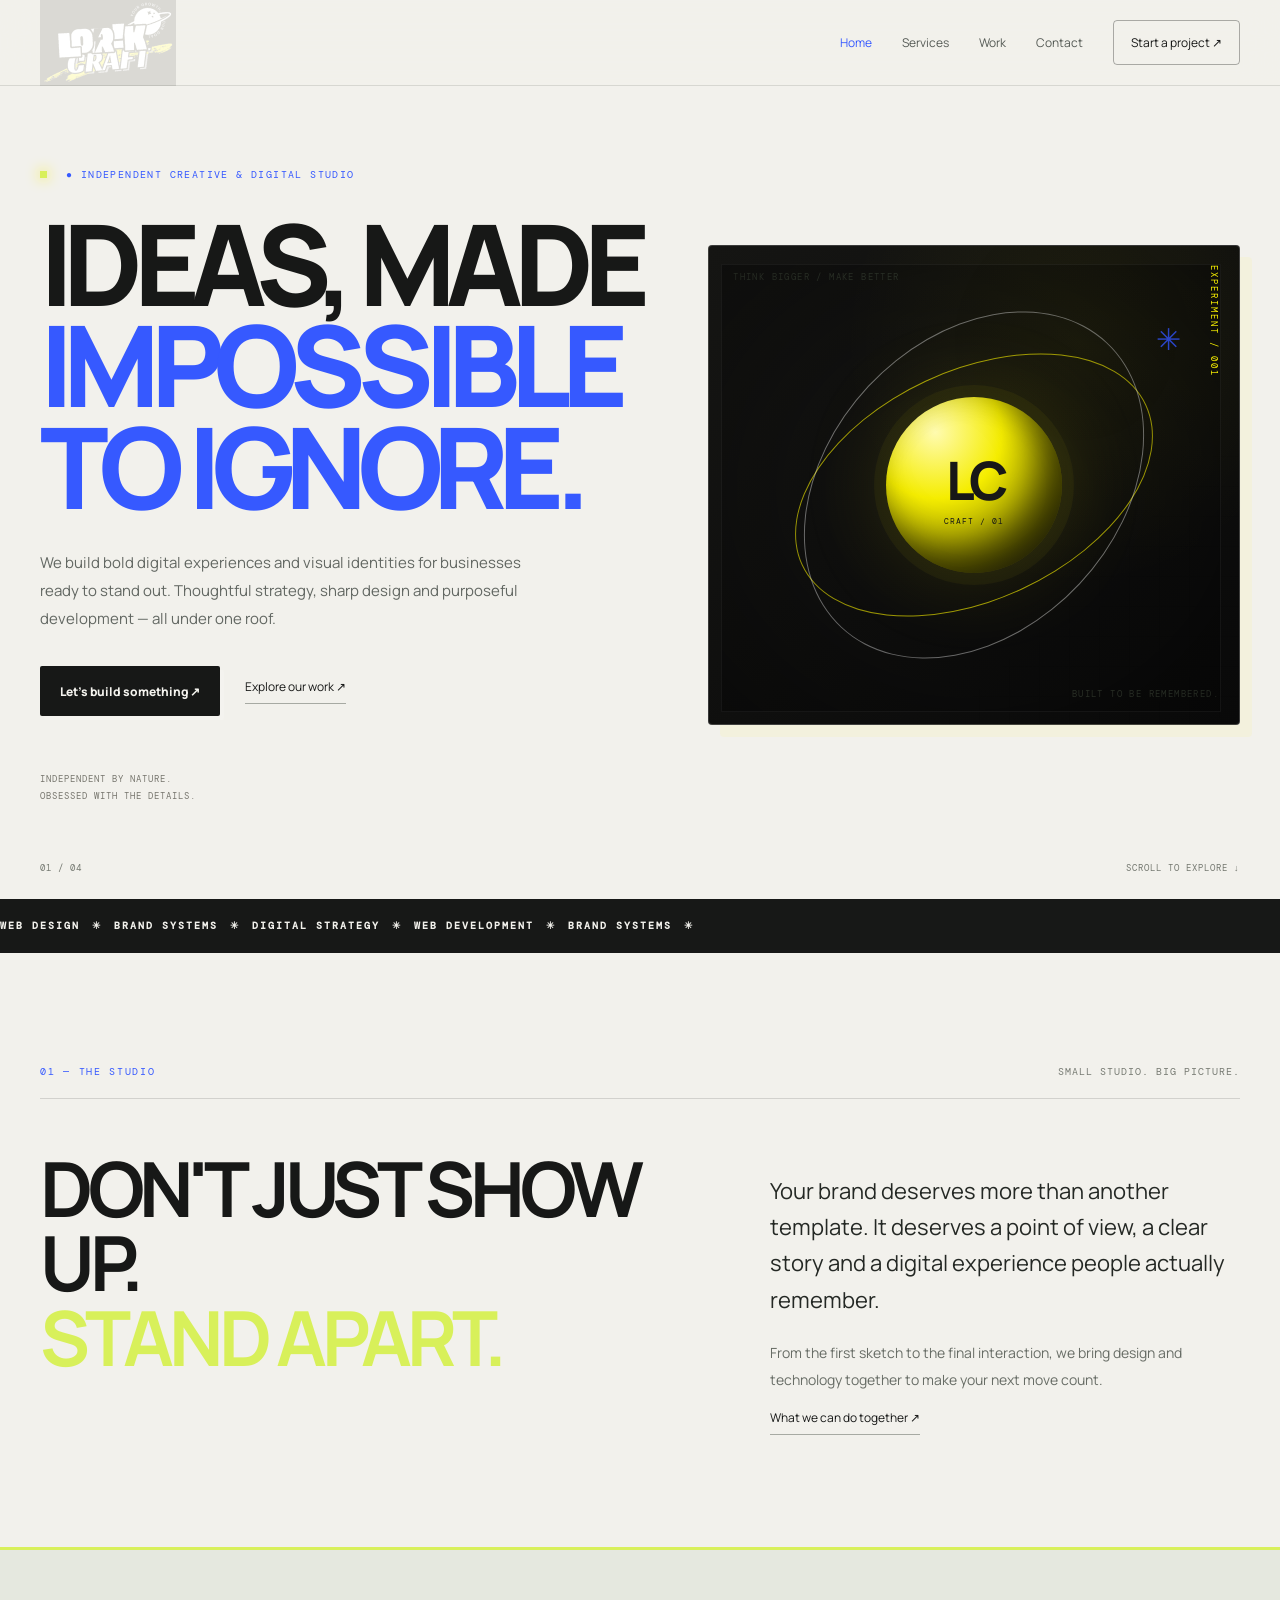
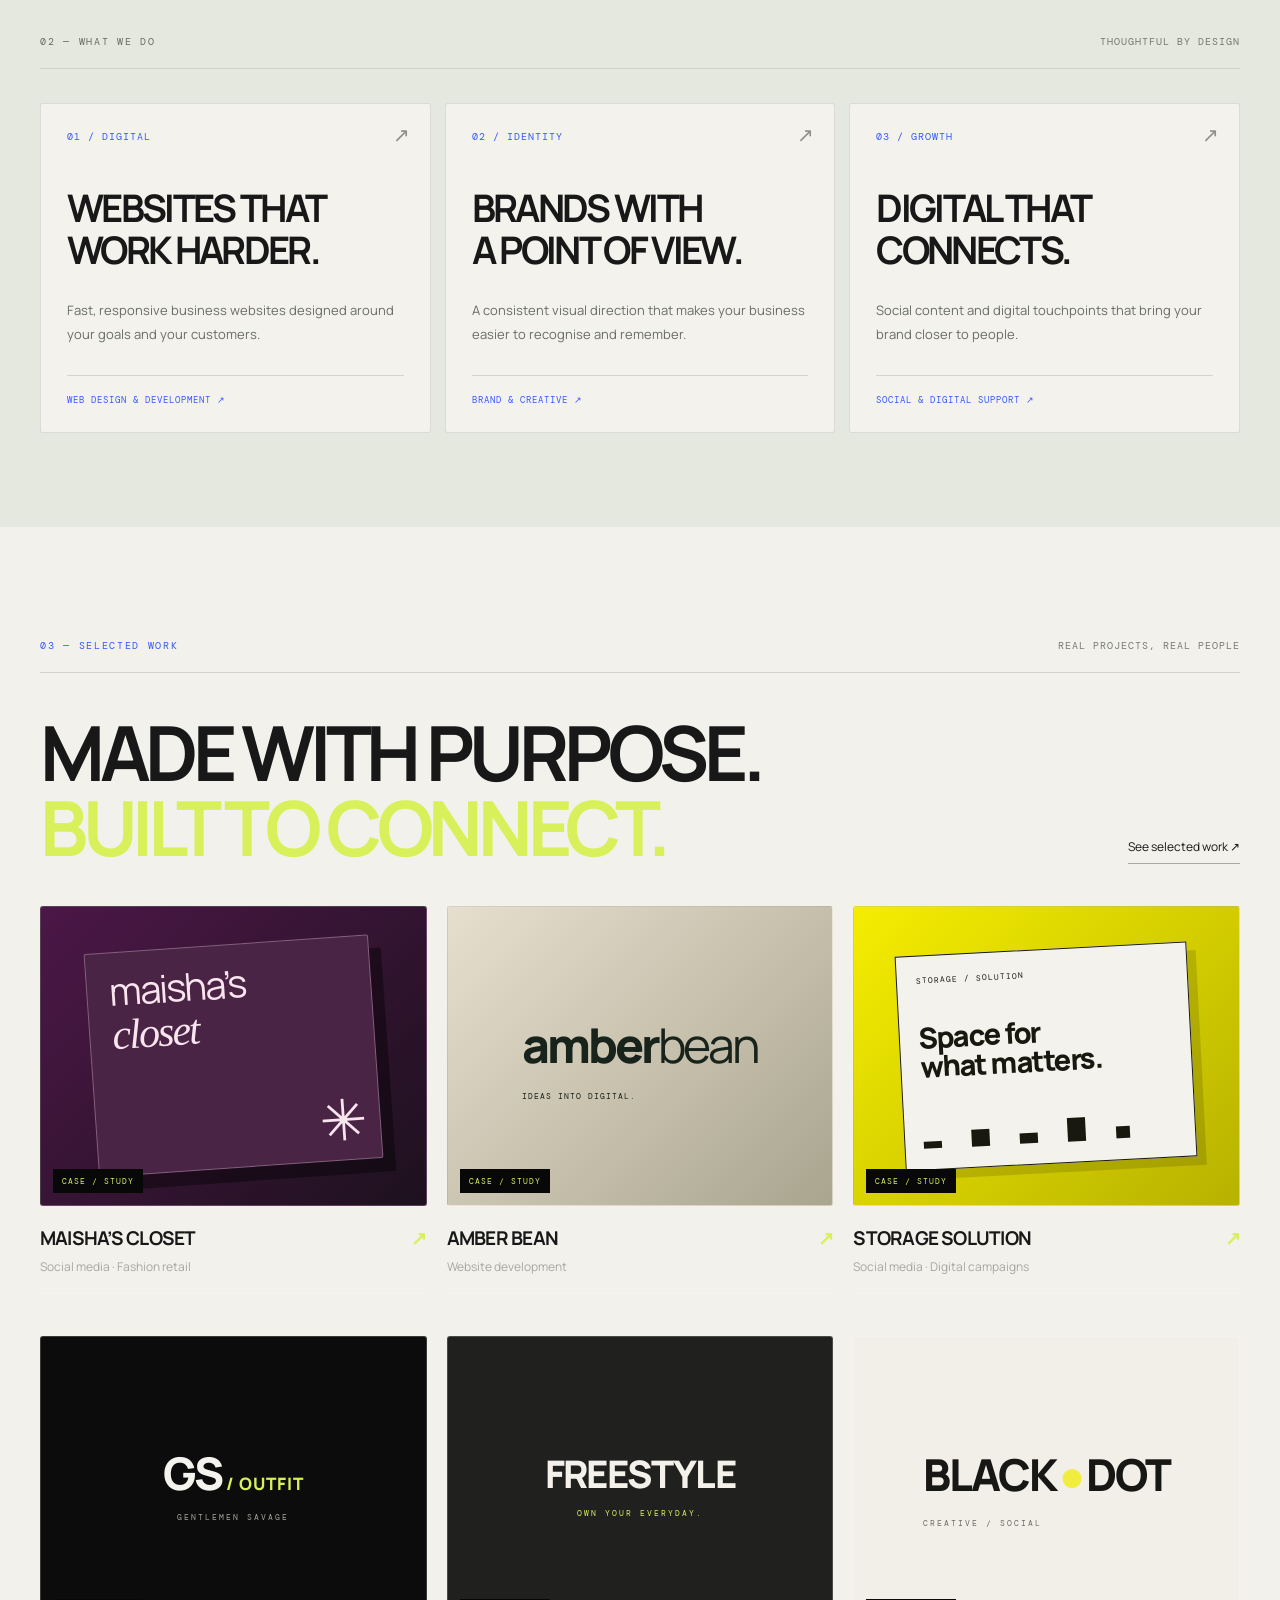
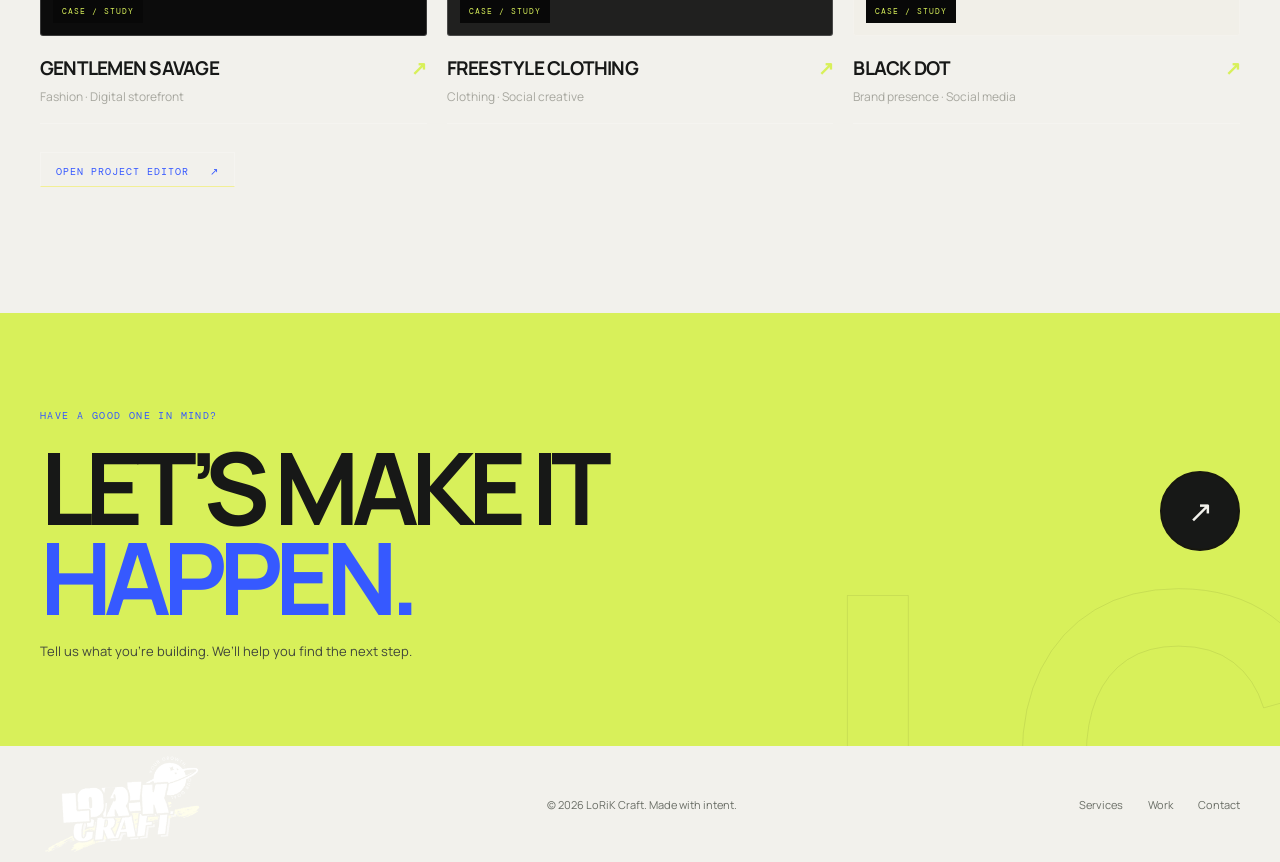
<file: index.html>
<!doctype html><html lang="en"><head><meta charset="utf-8"><meta name="viewport" content="width=device-width, initial-scale=1, viewport-fit=cover"><meta name="theme-color" content="#101010"><meta name="description" content="LoRiK Craft creates responsive business websites, brand identities and digital content that help businesses make a distinctive impression."><meta property="og:type" content="website"><meta property="og:site_name" content="LoRiK Craft"><meta property="og:title" content="LoRiK Craft — Websites, Branding & Digital Creative"><meta property="og:description" content="LoRiK Craft creates responsive business websites, brand identities and digital content that help businesses make a distinctive impression."><meta name="twitter:card" content="summary"><link rel="icon" href="favicon.svg" type="image/svg+xml"><link rel="preconnect" href="https://fonts.googleapis.com"><link rel="preconnect" href="https://fonts.gstatic.com" crossorigin><link href="https://fonts.googleapis.com/css2?family=DM+Mono&family=Manrope:wght@400;500;600;700;800&display=swap" rel="stylesheet"><link rel="stylesheet" href="assets/style.css"><script defer src="assets/script.js"></script><title>LoRiK Craft — Websites, Branding & Digital Creative</title></head><body><header><a class="brand" href="index.html" aria-label="LoRiK Craft home"><img src="assets/logo.svg" alt="LoRiK Craft" /></a><button class="menu" type="button" aria-label="Open navigation menu" aria-controls="site-nav" aria-expanded="false">☰</button><nav id="site-nav" aria-label="Main navigation"><a class="active" href="index.html">Home</a><a href="services.html">Services</a><a href="work.html">Work</a><a href="contact.html">Contact</a><a class="navcta" href="contact.html">Start a project ↗</a></nav></header><main><section class="hero wrap"><div><p class="eyebrow">● INDEPENDENT CREATIVE & DIGITAL STUDIO</p><h1>Ideas, made<br><em>impossible to ignore.</em></h1><p class="lead">We build bold digital experiences and visual identities for businesses ready to stand out. Thoughtful strategy, sharp design and purposeful development — all under one roof.</p><div class="actions"><a class="button" href="contact.html">Let’s build something ↗</a><a class="simplelink" href="work.html">Explore our work ↗</a></div><p class="micro">INDEPENDENT BY NATURE.<br>OBSESSED WITH THE DETAILS.</p></div><div class="art"><div class="grid"></div><div class="orbit o1"></div><div class="orbit o2"></div><div class="sphere">LC<small>CRAFT / 01</small></div><span class="arttop">THINK BIGGER / MAKE BETTER</span><span class="artbottom">BUILT TO BE REMEMBERED.</span><span class="spark">✳</span></div><div class="scroll">01 / 04 <span>SCROLL TO EXPLORE ↓</span></div></section><div class="ticker">WEB DESIGN　✳　BRAND SYSTEMS　✳　DIGITAL STRATEGY　✳　WEB DEVELOPMENT　✳　BRAND SYSTEMS　✳</div><section class="section wrap"><div class="label">01 — THE STUDIO <span>SMALL STUDIO. BIG PICTURE.</span></div><div class="twocol"><h2>Don't just show up.<br><mark>Stand apart.</mark></h2><div><p class="big">Your brand deserves more than another template. It deserves a point of view, a clear story and a digital experience people actually remember.</p><p class="muted">From the first sketch to the final interaction, we bring design and technology together to make your next move count.</p><a class="simplelink" href="services.html">What we can do together ↗</a></div></div></section><section class="light"><div class="section wrap"><div class="label">02 — WHAT WE DO <span>THOUGHTFUL BY DESIGN</span></div><div class="cards"><a class="card" href="services.html"><small>01 / DIGITAL</small><h3>Websites that<br>work harder.</h3><p>Fast, responsive business websites designed around your goals and your customers.</p><footer>WEB DESIGN & DEVELOPMENT ↗</footer></a><a class="card" href="services.html"><small>02 / IDENTITY</small><h3>Brands with<br>a point of view.</h3><p>A consistent visual direction that makes your business easier to recognise and remember.</p><footer>BRAND & CREATIVE ↗</footer></a><a class="card" href="services.html"><small>03 / GROWTH</small><h3>Digital that<br>connects.</h3><p>Social content and digital touchpoints that bring your brand closer to people.</p><footer>SOCIAL & DIGITAL SUPPORT ↗</footer></a></div></div></section><section class="section wrap"><div class="label">03 — SELECTED WORK <span>REAL PROJECTS, REAL PEOPLE</span></div><div class="workhead"><h2>Made with purpose.<br><mark>Built to connect.</mark></h2><a class="simplelink" href="work.html">See selected work ↗</a></div><div class="projects"><a href="maishas-closet.html"><div class="visual plum"><div class="fashion">maisha’s<br><i>closet</i><span>✳</span></div></div><h3>Maisha’s Closet <span>↗</span></h3><p>Social media · Fashion retail</p></a><a href="work.html"><div class="visual cream"><div class="amber">amber<span>bean</span><small>IDEAS INTO DIGITAL.</small></div></div><h3>Amber Bean <span>↗</span></h3><p>Website development</p></a><a href="work.html"><div class="visual yellow"><div class="storage">STORAGE / SOLUTION<strong>Space for<br>what matters.</strong><i>▂ ▅ ▃ ▇ ▄</i></div></div><h3>Storage Solution <span>↗</span></h3><p>Social media · Digital campaigns</p></a><a href="work.html#gentlemen-savage"><div class="visual black"><div class="wordmark">GS<span> / OUTFIT</span><small>GENTLEMEN SAVAGE</small></div></div><h3>Gentlemen Savage <span>↗</span></h3><p>Fashion · Digital storefront</p></a><a href="work.html#freestyle-clothing"><div class="visual graphite"><div class="wordmark freestyle">FREESTYLE<small>OWN YOUR EVERYDAY.</small></div></div><h3>Freestyle Clothing <span>↗</span></h3><p>Clothing · Social creative</p></a><a href="work.html#black-dot"><div class="visual dotfield"><div class="dotlogo">BLACK<span>●</span>DOT<small>CREATIVE / SOCIAL</small></div></div><h3>Black Dot <span>↗</span></h3><p>Brand presence · Social media</p></a></div><p style="margin-top:28px"><a class="project-editor-link" href="project-editor.html">OPEN PROJECT EDITOR <span>↗</span></a></p></section><section class="cta"><div class="wrap ctainner"><div><p class="eyebrow">HAVE A GOOD ONE IN MIND?</p><h2>Let’s make it<br><em>happen.</em></h2></div><a class="round" href="contact.html">↗</a><p>Tell us what you’re building. We’ll help you find the next step.</p></div></section></main><footer class="wrap footer"><a class="brand" href="index.html" aria-label="LoRiK Craft home"><img src="assets/logo.svg" alt="LoRiK Craft" /></a><small>© 2026 LoRiK Craft. Made with intent.</small><div><a href="services.html">Services</a><a href="work.html">Work</a><a href="contact.html">Contact</a></div></footer></body></html>
</file>
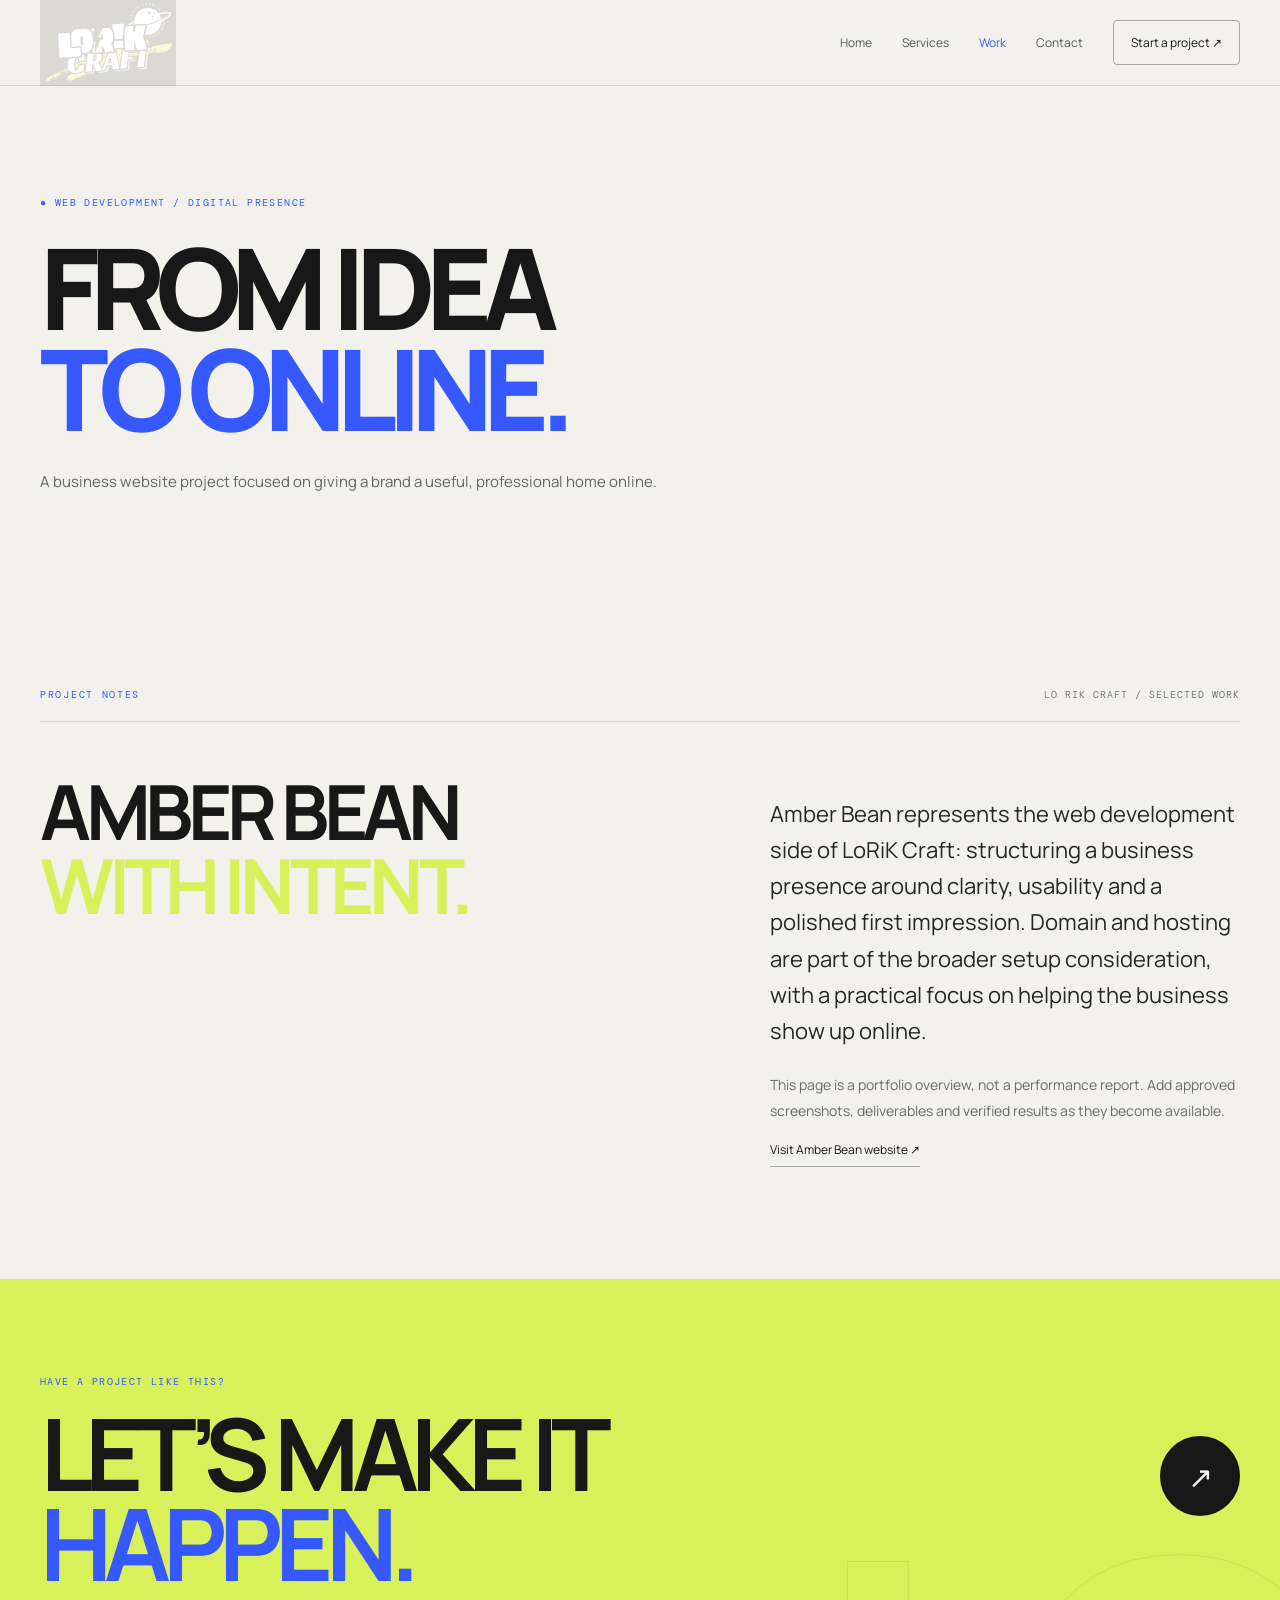
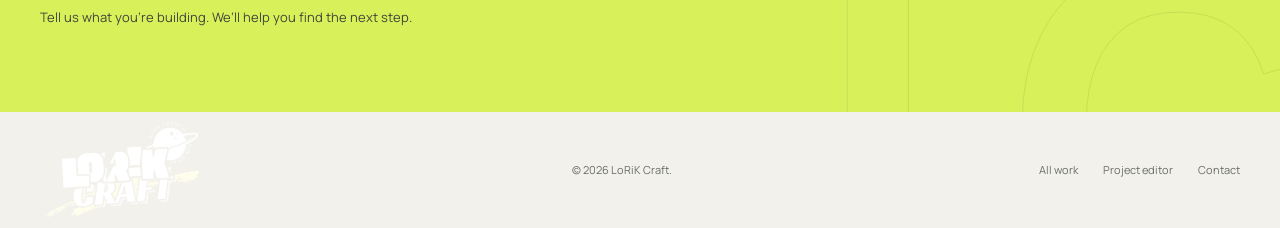
<file: amber-bean.html>
<!doctype html>
<html lang="en"><head><meta charset="utf-8"><meta name="viewport" content="width=device-width, initial-scale=1"><meta name="theme-color" content="#101010"><meta name="description" content="A business website project focused on giving a brand a useful, professional home online."><link rel="icon" href="favicon.svg" type="image/svg+xml"><link rel="preconnect" href="https://fonts.googleapis.com"><link rel="preconnect" href="https://fonts.gstatic.com" crossorigin><link href="https://fonts.googleapis.com/css2?family=DM+Mono&family=Manrope:wght@400;500;600;700;800&display=swap" rel="stylesheet"><link rel="stylesheet" href="assets/style.css"><script defer src="assets/script.js"></script><title>Amber Bean — LoRiK Craft</title></head><body><header><a class="brand" href="index.html" aria-label="LoRiK Craft home"><img src="assets/logo.svg" alt="LoRiK Craft"></a><button class="menu" type="button" aria-label="Open navigation menu" aria-controls="site-nav" aria-expanded="false">☰</button><nav id="site-nav" aria-label="Main navigation"><a href="index.html">Home</a><a href="services.html">Services</a><a class="active" href="work.html">Work</a><a href="contact.html">Contact</a><a class="navcta" href="contact.html">Start a project ↗</a></nav></header><main><section class="pagehero wrap"><p class="eyebrow">● WEB DEVELOPMENT / DIGITAL PRESENCE</p><h1>From idea<br><em>to online.</em></h1><p class="lead">A business website project focused on giving a brand a useful, professional home online.</p></section><section class="section wrap"><div class="label">PROJECT NOTES <span>LO RIK CRAFT / SELECTED WORK</span></div><div class="twocol"><h2>Amber Bean<br><mark>with intent.</mark></h2><div><p class="big">Amber Bean represents the web development side of LoRiK Craft: structuring a business presence around clarity, usability and a polished first impression. Domain and hosting are part of the broader setup consideration, with a practical focus on helping the business show up online.</p><p class="muted">This page is a portfolio overview, not a performance report. Add approved screenshots, deliverables and verified results as they become available.</p><a class="simplelink" target="_blank" rel="noreferrer" href="https://www.amber-bean.com/">Visit Amber Bean website ↗</a></div></div></section><section class="cta"><div class="wrap ctainner"><div><p class="eyebrow">HAVE A PROJECT LIKE THIS?</p><h2>Let’s make it<br><em>happen.</em></h2></div><a class="round" href="contact.html">↗</a><p>Tell us what you’re building. We’ll help you find the next step.</p></div></section></main><footer class="wrap footer"><a class="brand" href="index.html"><img src="assets/logo.svg" alt="LoRiK Craft"></a><small>© 2026 LoRiK Craft.</small><div><a href="work.html">All work</a><a href="project-editor.html">Project editor</a><a href="contact.html">Contact</a></div></footer></body></html>
</file>
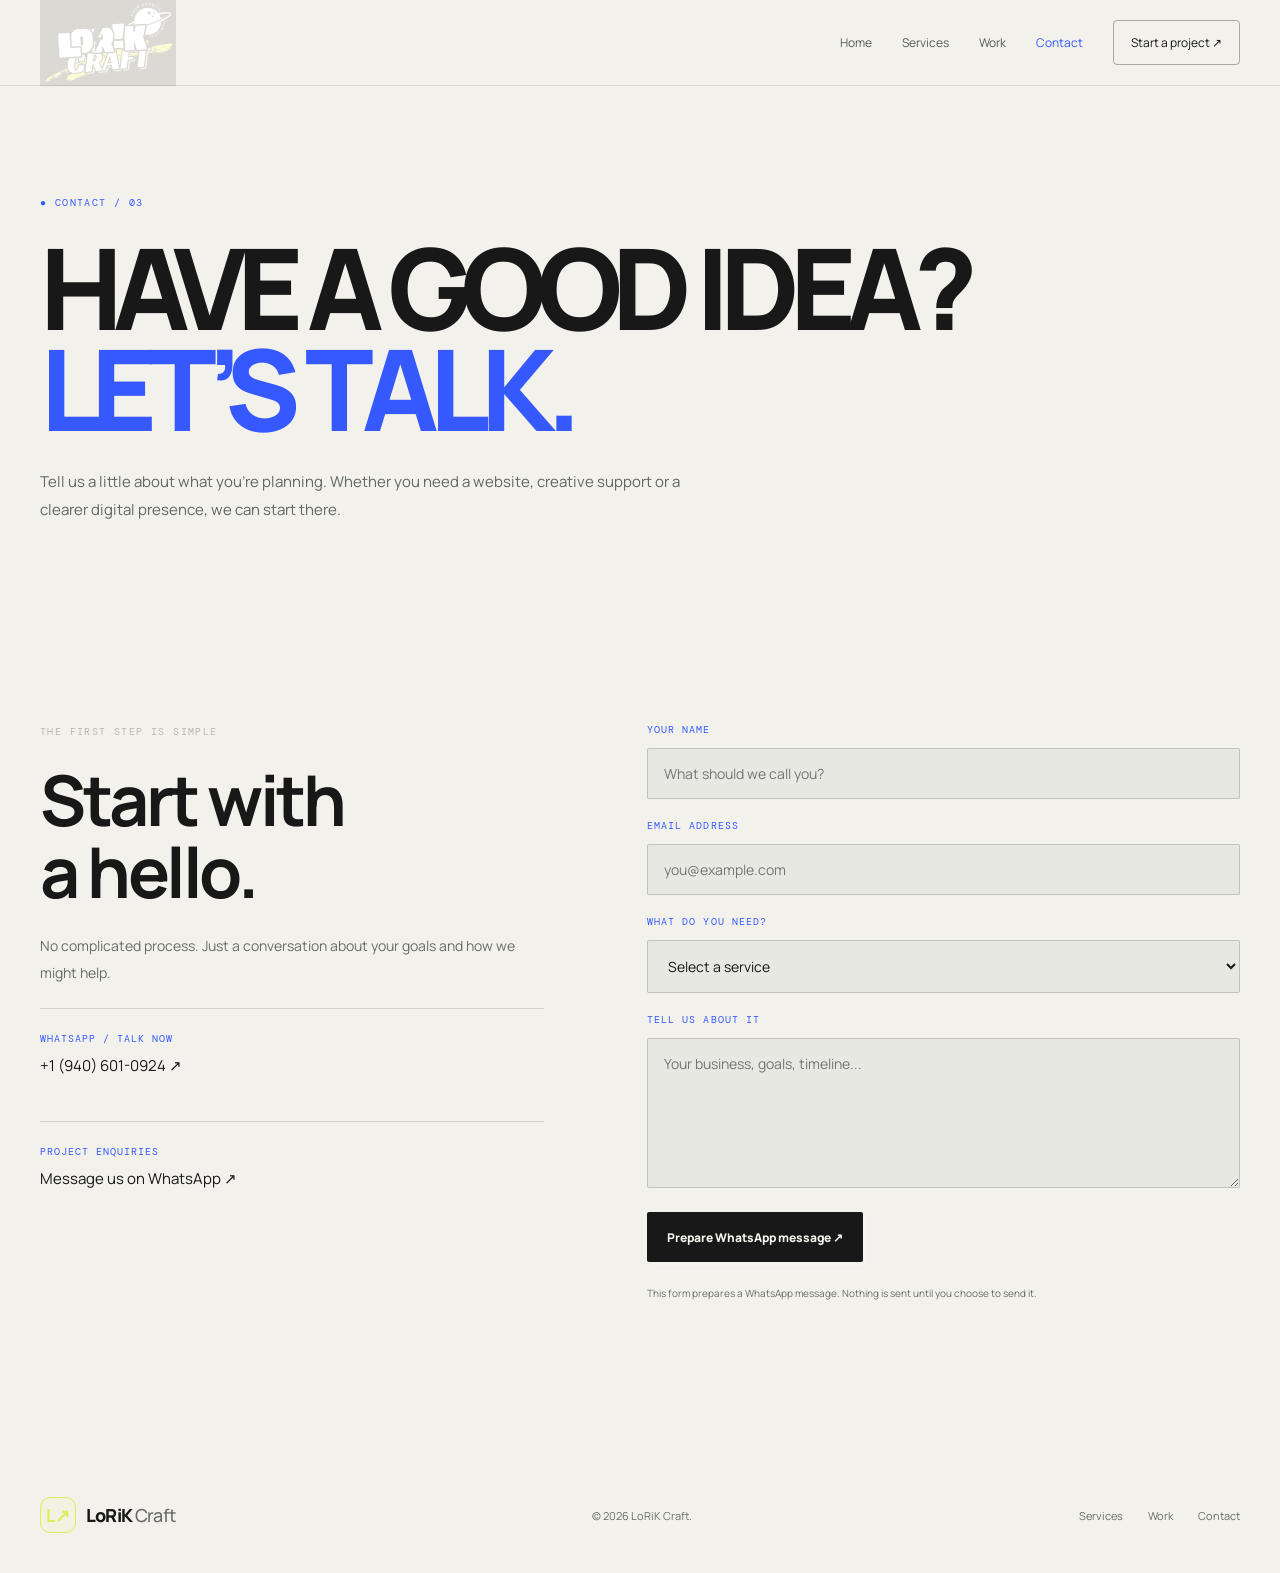
<file: contact.html>
<!doctype html><html lang="en"><head><meta charset="utf-8"><meta name="viewport" content="width=device-width,initial-scale=1"><title>Contact — LoRiK Craft</title><link href="https://fonts.googleapis.com/css2?family=DM+Mono&family=Manrope:wght@400;500;600;700;800&display=swap" rel="stylesheet"><link rel="stylesheet" href="assets/style.css"><script defer src="assets/script.js"></script></head><body><header><a class="brand" href="index.html" aria-label="LoRiK Craft home"><img src="assets/logo.svg" alt="LoRiK Craft"></a><button class="menu" aria-label="Toggle navigation">☰</button><nav><a href="index.html">Home</a><a href="services.html">Services</a><a href="work.html">Work</a><a class="active" href="contact.html">Contact</a><a class="navcta" href="contact.html">Start a project ↗</a></nav></header><main><section class="pagehero wrap"><p class="eyebrow">● CONTACT / 03</p><h1>Have a good idea?<br><em>Let’s talk.</em></h1><p class="lead">Tell us a little about what you’re planning. Whether you need a website, creative support or a clearer digital presence, we can start there.</p></section><section class="section wrap contactgrid"><div><p class="eyebrow">THE FIRST STEP IS SIMPLE</p><h2>Start with<br>a hello.</h2><p class="muted">No complicated process. Just a conversation about your goals and how we might help.</p><div class="contactdetail"><small>WHATSAPP / TALK NOW</small><a href="https://wa.me/19406010924" target="_blank" rel="noreferrer">+1 (940) 601-0924 ↗</a></div><div class="contactdetail"><small>PROJECT ENQUIRIES</small><a href="https://wa.me/19406010924?text=Hi%20LoRiK%20Craft%2C%20I%27d%20like%20to%20discuss%20a%20project." target="_blank" rel="noreferrer">Message us on WhatsApp ↗</a></div></div><form id="contact-form"><label for="name">YOUR NAME</label><input id="name" name="name" placeholder="What should we call you?" required><label for="email">EMAIL ADDRESS</label><input id="email" name="email" type="email" placeholder="you@example.com" required><label for="service">WHAT DO YOU NEED?</label><select id="service" name="service" required><option value="" disabled selected>Select a service</option><option>Website design & development</option><option>Brand identity & creative</option><option>Social media & digital support</option><option>Something else</option></select><label for="message">TELL US ABOUT IT</label><textarea id="message" name="message" rows="5" placeholder="Your business, goals, timeline..." required></textarea><button class="button" type="submit">Prepare WhatsApp message ↗</button><p class="muted tiny">This form prepares a WhatsApp message. Nothing is sent until you choose to send it.</p><p class="status" id="status" aria-live="polite"></p></form></section></main><footer class="wrap footer"><a class="brand" href="index.html"><b>L↗</b> LoRiK<span>Craft</span></a><small>© 2026 LoRiK Craft.</small><div><a href="services.html">Services</a><a href="work.html">Work</a><a href="contact.html">Contact</a></div></footer></body></html>
</file>
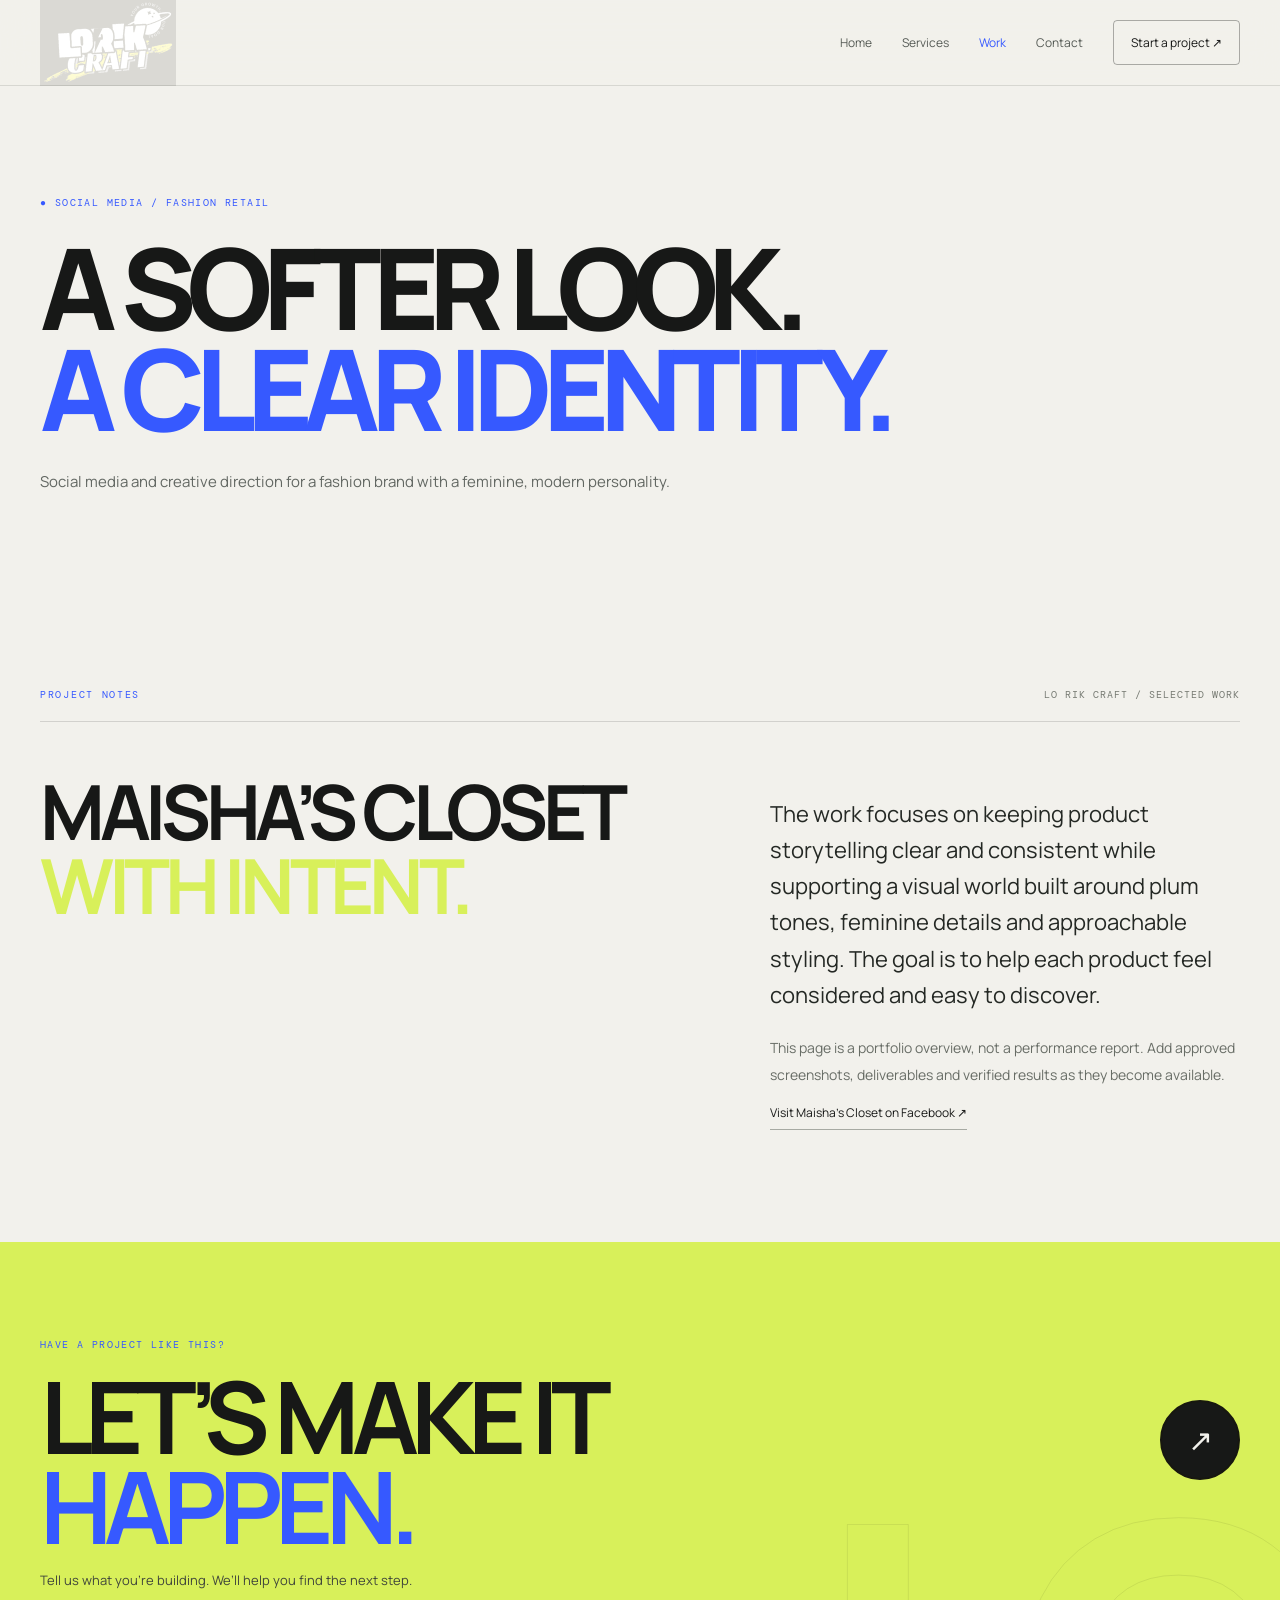
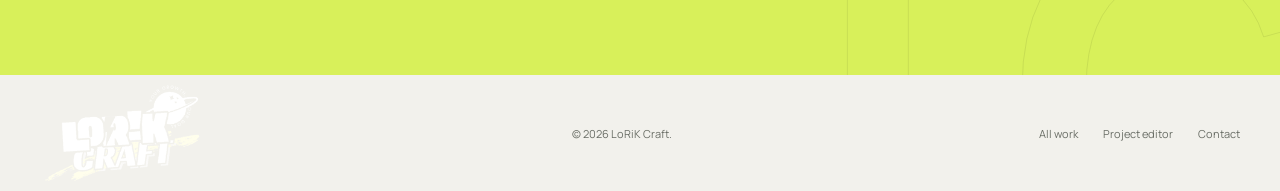
<file: maishas-closet.html>
<!doctype html>
<html lang="en"><head><meta charset="utf-8"><meta name="viewport" content="width=device-width, initial-scale=1"><meta name="theme-color" content="#101010"><meta name="description" content="Social media and creative direction for a fashion brand with a feminine, modern personality."><link rel="icon" href="favicon.svg" type="image/svg+xml"><link rel="preconnect" href="https://fonts.googleapis.com"><link rel="preconnect" href="https://fonts.gstatic.com" crossorigin><link href="https://fonts.googleapis.com/css2?family=DM+Mono&family=Manrope:wght@400;500;600;700;800&display=swap" rel="stylesheet"><link rel="stylesheet" href="assets/style.css"><script defer src="assets/script.js"></script><title>Maisha’s Closet — LoRiK Craft</title></head><body><header><a class="brand" href="index.html" aria-label="LoRiK Craft home"><img src="assets/logo.svg" alt="LoRiK Craft"></a><button class="menu" type="button" aria-label="Open navigation menu" aria-controls="site-nav" aria-expanded="false">☰</button><nav id="site-nav" aria-label="Main navigation"><a href="index.html">Home</a><a href="services.html">Services</a><a class="active" href="work.html">Work</a><a href="contact.html">Contact</a><a class="navcta" href="contact.html">Start a project ↗</a></nav></header><main><section class="pagehero wrap"><p class="eyebrow">● SOCIAL MEDIA / FASHION RETAIL</p><h1>A softer look.<br><em>A clear identity.</em></h1><p class="lead">Social media and creative direction for a fashion brand with a feminine, modern personality.</p></section><section class="section wrap"><div class="label">PROJECT NOTES <span>LO RIK CRAFT / SELECTED WORK</span></div><div class="twocol"><h2>Maisha’s Closet<br><mark>with intent.</mark></h2><div><p class="big">The work focuses on keeping product storytelling clear and consistent while supporting a visual world built around plum tones, feminine details and approachable styling. The goal is to help each product feel considered and easy to discover.</p><p class="muted">This page is a portfolio overview, not a performance report. Add approved screenshots, deliverables and verified results as they become available.</p><a class="simplelink" target="_blank" rel="noreferrer" href="https://www.facebook.com/MaishazCloset/">Visit Maisha’s Closet on Facebook ↗</a></div></div></section><section class="cta"><div class="wrap ctainner"><div><p class="eyebrow">HAVE A PROJECT LIKE THIS?</p><h2>Let’s make it<br><em>happen.</em></h2></div><a class="round" href="contact.html">↗</a><p>Tell us what you’re building. We’ll help you find the next step.</p></div></section></main><footer class="wrap footer"><a class="brand" href="index.html"><img src="assets/logo.svg" alt="LoRiK Craft"></a><small>© 2026 LoRiK Craft.</small><div><a href="work.html">All work</a><a href="project-editor.html">Project editor</a><a href="contact.html">Contact</a></div></footer></body></html>
</file>
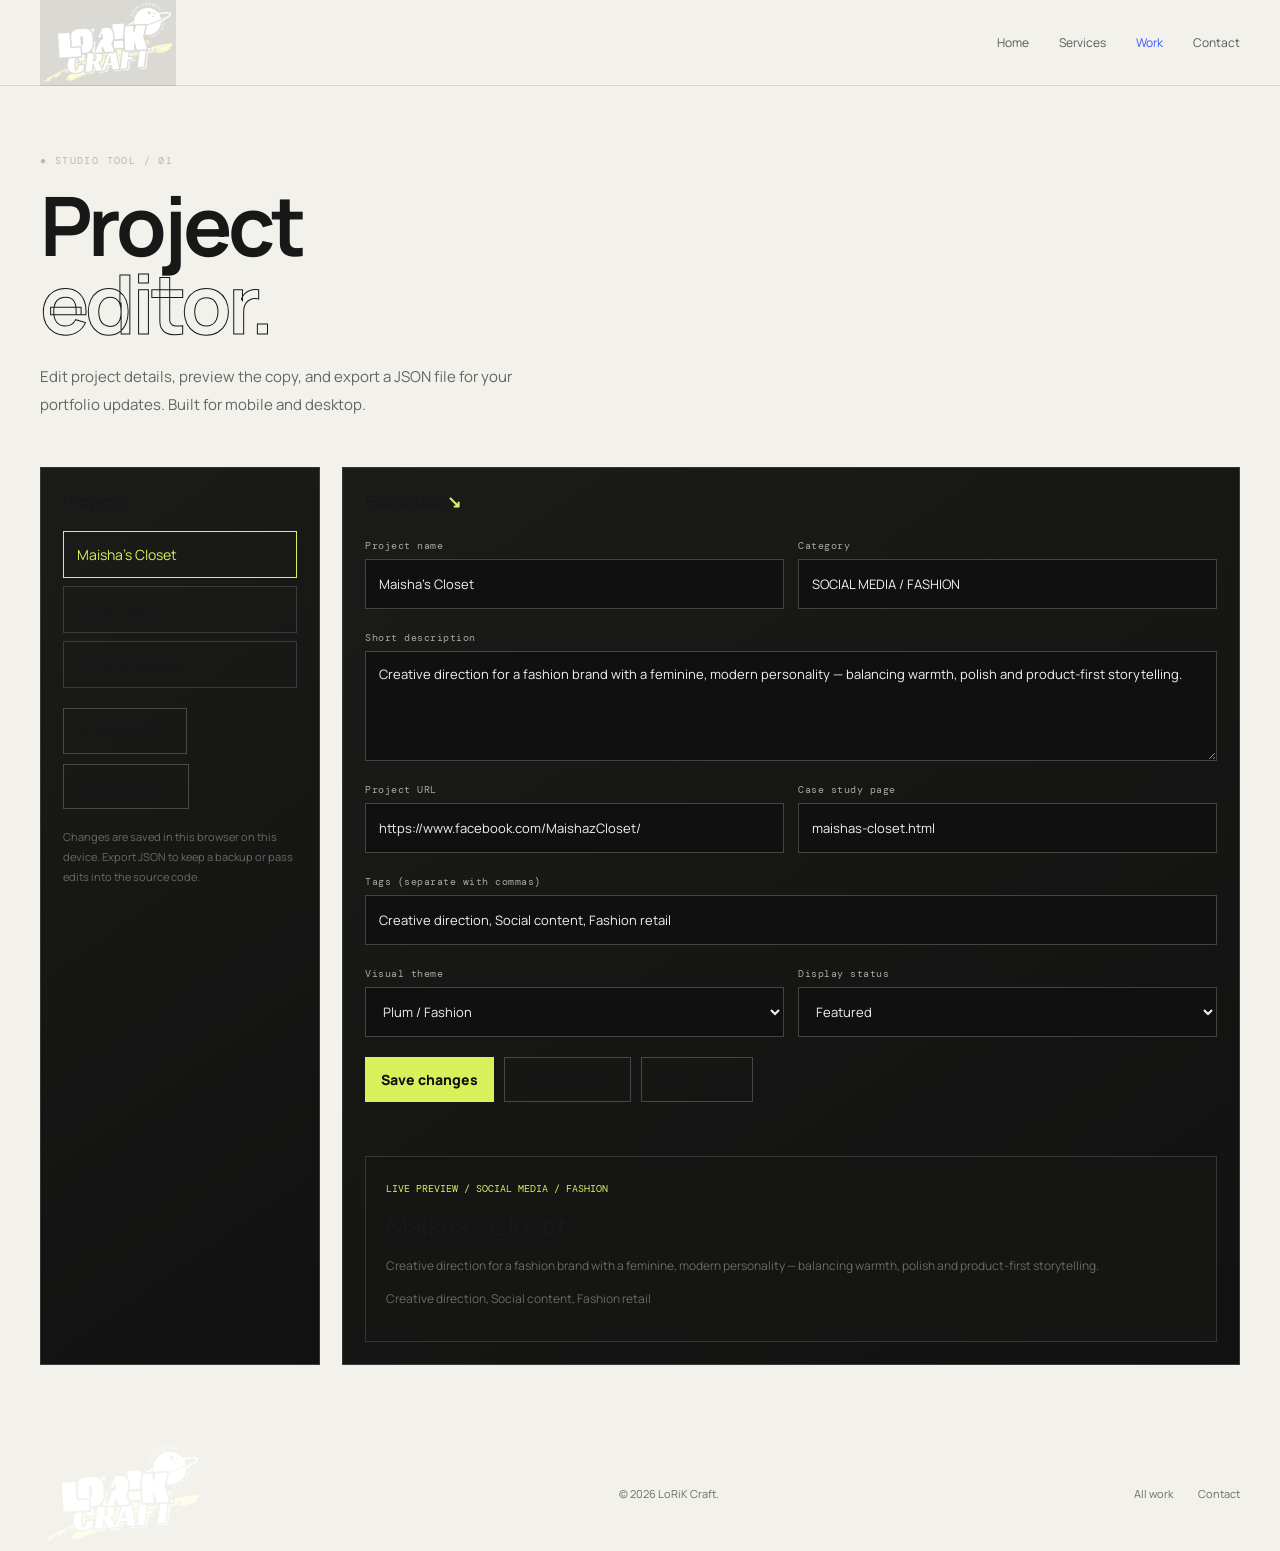
<file: project-editor.html>
<!doctype html>
<html lang="en"><head><meta charset="utf-8"><meta name="viewport" content="width=device-width,initial-scale=1"><meta name="theme-color" content="#101010"><title>Project Editor — LoRiK Craft</title><link rel="preconnect" href="https://fonts.googleapis.com"><link href="https://fonts.googleapis.com/css2?family=DM+Mono&family=Manrope:wght@400;500;600;700;800&display=swap" rel="stylesheet"><link rel="stylesheet" href="assets/style.css"><style>
.editor-hero{padding:58px 0 34px}.editor-hero h1{font-size:clamp(46px,8vw,82px);line-height:.95;letter-spacing:-4px;margin:20px 0}.editor-hero h1 em{font-style:normal;color:transparent;-webkit-text-stroke:1px var(--paper)}.editor-layout{display:grid;grid-template-columns:280px 1fr;gap:22px;padding-bottom:70px}.panel{border:1px solid #ffffff24;background:linear-gradient(145deg,#1b1b19,#111);padding:22px;min-width:0}.panel h2{font-size:17px;margin:0 0 18px}.project-list{display:grid;gap:8px}.project-pick{background:transparent;color:var(--paper);border:1px solid #ffffff26;padding:13px;text-align:left;cursor:pointer;min-height:46px}.project-pick.active,.project-pick:hover{border-color:var(--yellow);color:var(--yellow)}.editor-form{display:grid;grid-template-columns:1fr 1fr;gap:14px}.editor-form label{display:flex;flex-direction:column;gap:7px;color:#aaa99f;font:10px var(--mono);letter-spacing:.5px}.editor-form .wide{grid-column:1/-1}.editor-form input,.editor-form textarea,.editor-form select{width:100%;background:#101010;border:1px solid #44443d;color:#f4f2ec;padding:13px;font:13px var(--sans);border-radius:0}.editor-form textarea{min-height:110px;resize:vertical}.editor-actions{display:flex;flex-wrap:wrap;gap:10px;margin-top:20px}.editor-actions button{min-height:44px;padding:12px 15px;border:1px solid #ffffff36;background:transparent;color:var(--paper);cursor:pointer}.editor-actions .primary{background:var(--yellow);color:#101010;border-color:var(--yellow);font-weight:800}.editor-note{font-size:11px;line-height:1.8;color:var(--muted);margin-top:18px}.preview{margin-top:22px;border:1px solid #ffffff24;padding:20px;background:#151513}.preview .mini{font:10px var(--mono);color:var(--yellow)}.preview h3{font-size:26px;letter-spacing:-1px;margin:12px 0}.preview p{color:var(--muted);font-size:12px;line-height:1.7}.toast{color:var(--yellow);font:11px var(--mono);min-height:18px;margin-top:14px}@media(max-width:720px){.editor-layout{grid-template-columns:1fr}.editor-form{grid-template-columns:1fr}.editor-form .wide{grid-column:auto}.editor-hero h1{letter-spacing:-2px}.panel{padding:17px}}
</style></head><body><header><a class="brand" href="index.html"><img src="assets/logo.svg" alt="LoRiK Craft"></a><button class="menu" type="button" aria-label="Open navigation menu" aria-controls="site-nav" aria-expanded="false">☰</button><nav id="site-nav"><a href="index.html">Home</a><a href="services.html">Services</a><a class="active" href="work.html">Work</a><a href="contact.html">Contact</a></nav></header><main><section class="wrap editor-hero"><p class="eyebrow">● STUDIO TOOL / 01</p><h1>Project<br><em>editor.</em></h1><p class="lead">Edit project details, preview the copy, and export a JSON file for your portfolio updates. Built for mobile and desktop.</p></section><section class="wrap editor-layout"><aside class="panel"><h2>Projects</h2><div class="project-list" id="project-list"></div><div class="editor-actions"><button id="add-project" type="button">＋ Add project</button><button id="reset" type="button">Reset defaults</button></div><p class="editor-note">Changes are saved in this browser on this device. Export JSON to keep a backup or pass edits into the source code.</p></aside><section class="panel"><h2>Edit details <span style="color:var(--yellow)">↘</span></h2><form id="editor-form" class="editor-form"><label>Project name<input name="name" required maxlength="70"></label><label>Category<input name="category" required maxlength="90"></label><label class="wide">Short description<textarea name="description" required maxlength="500"></textarea></label><label>Project URL<input name="url" type="url" placeholder="https://example.com"></label><label>Case study page<input name="page" placeholder="project-name.html"></label><label class="wide">Tags (separate with commas)<input name="tags" maxlength="180"></label><label>Visual theme<select name="theme"><option value="plum">Plum / Fashion</option><option value="cream">Cream / Web</option><option value="yellow">Yellow / Digital</option><option value="dark">Dark / Experimental</option></select></label><label>Display status<select name="status"><option>Featured</option><option>Draft</option></select></label></form><div class="editor-actions"><button class="primary" id="save" type="button">Save changes</button><button id="export" type="button">Export JSON ↗</button><button id="import" type="button">Import JSON</button><input id="file" type="file" accept="application/json,.json" hidden></div><div class="toast" id="toast" role="status" aria-live="polite"></div><div class="preview" id="preview"><span class="mini">LIVE PREVIEW / SELECT A PROJECT</span><h3>Project title</h3><p>Project description appears here as you edit.</p></div></section></section></main><footer class="wrap footer"><a class="brand" href="index.html"><img src="assets/logo.svg" alt="LoRiK Craft"></a><small>© 2026 LoRiK Craft.</small><div><a href="work.html">All work</a><a href="contact.html">Contact</a></div></footer><script>
(()=>{'use strict';const key='lorikcraft-project-editor-v1';const defaults=[
{id:'maisha',name:'Maisha’s Closet',category:'SOCIAL MEDIA / FASHION',description:'Creative direction for a fashion brand with a feminine, modern personality — balancing warmth, polish and product-first storytelling.',url:'https://www.facebook.com/MaishazCloset/',page:'maishas-closet.html',tags:'Creative direction, Social content, Fashion retail',theme:'plum',status:'Featured'},
{id:'amber',name:'Amber Bean',category:'WEB DEVELOPMENT / BUSINESS',description:'A web development project focused on giving business ideas a useful, professional home online, with domain and hosting considered as part of the setup.',url:'https://www.amber-bean.com/',page:'amber-bean.html',tags:'Website development, Digital presence',theme:'cream',status:'Featured'},
{id:'storage',name:'Storage Solution',category:'SOCIAL MEDIA / DIGITAL CAMPAIGN',description:'Social content and campaign messaging designed to explain a digital service simply and make product information easy to scan.',url:'https://www.facebook.com/storagesollution/',page:'storage-solution.html',tags:'Campaign content, Social media, Product messaging',theme:'yellow',status:'Featured'}];
let projects=load();let selected=projects[0]?.id;const list=document.querySelector('#project-list'),form=document.querySelector('#editor-form'),toast=document.querySelector('#toast'),preview=document.querySelector('#preview');
function load(){try{const v=JSON.parse(localStorage.getItem(key));return Array.isArray(v)&&v.length?v:defaults.map(x=>({...x}));}catch{return defaults.map(x=>({...x}));}}
function persist(){localStorage.setItem(key,JSON.stringify(projects));}
function say(s){toast.textContent=s;}
function current(){return projects.find(p=>p.id===selected);}
function renderList(){list.replaceChildren();projects.forEach(p=>{const b=document.createElement('button');b.type='button';b.className='project-pick'+(p.id===selected?' active':'');b.textContent=p.name||'Untitled project';b.addEventListener('click',()=>{selected=p.id;renderList();fill();say('Project selected.');});list.append(b);});}
function fill(){const p=current();if(!p)return;for(const n of ['name','category','description','url','page','tags','theme','status'])form.elements[n].value=p[n]||'';renderPreview();}
function renderPreview(){const p=current();if(!p)return;preview.replaceChildren();const tag=document.createElement('span');tag.className='mini';tag.textContent='LIVE PREVIEW / '+(p.category||'PROJECT');const h=document.createElement('h3');h.textContent=p.name||'Project title';const d=document.createElement('p');d.textContent=p.description||'Project description appears here.';const tags=document.createElement('p');tags.textContent=p.tags||'';preview.append(tag,h,d,tags);}
document.querySelector('#save').addEventListener('click',()=>{if(!form.reportValidity())return;const p=current();if(!p)return;for(const n of ['name','category','description','url','page','tags','theme','status'])p[n]=String(form.elements[n].value||'').trim();persist();renderList();renderPreview();say('Saved in this browser. Export JSON to back it up.');});
document.querySelector('#add-project').addEventListener('click',()=>{const p={id:'project-'+Date.now(),name:'New project',category:'DIGITAL / CREATIVE',description:'Add a short, accurate project description.',url:'',page:'',tags:'',theme:'dark',status:'Draft'};projects.push(p);selected=p.id;persist();renderList();fill();say('New draft created.');});
document.querySelector('#reset').addEventListener('click',()=>{if(!confirm('Reset the editor to the three default projects? Your local edits will be replaced.'))return;projects=defaults.map(x=>({...x}));selected=projects[0].id;persist();renderList();fill();say('Defaults restored.');});
document.querySelector('#export').addEventListener('click',()=>{const blob=new Blob([JSON.stringify(projects,null,2)],{type:'application/json'});const url=URL.createObjectURL(blob);const a=document.createElement('a');a.href=url;a.download='lorikcraft-projects.json';a.click();URL.revokeObjectURL(url);say('JSON exported. Commit the required content changes to publish them on the website.');});
document.querySelector('#import').addEventListener('click',()=>document.querySelector('#file').click());
document.querySelector('#file').addEventListener('change',async e=>{const file=e.target.files?.[0];if(!file)return;try{const v=JSON.parse(await file.text());if(!Array.isArray(v)||!v.every(p=>p&&typeof p.name==='string'&&typeof p.description==='string'))throw new Error('Invalid project list');projects=v.map((p,i)=>({...p,id:String(p.id||'import-'+i)}));if(!projects.length)throw new Error('No projects found');selected=projects[0].id;persist();renderList();fill();say('Imported and saved in this browser.');}catch{say('Could not import: choose a valid project JSON export.');}e.target.value='';});
form.addEventListener('input',()=>{const p=current();if(!p)return;for(const n of ['name','category','description','url','page','tags','theme','status'])p[n]=String(form.elements[n].value||'');renderPreview();});
renderList();fill();
})();
</script></body></html>
</file>
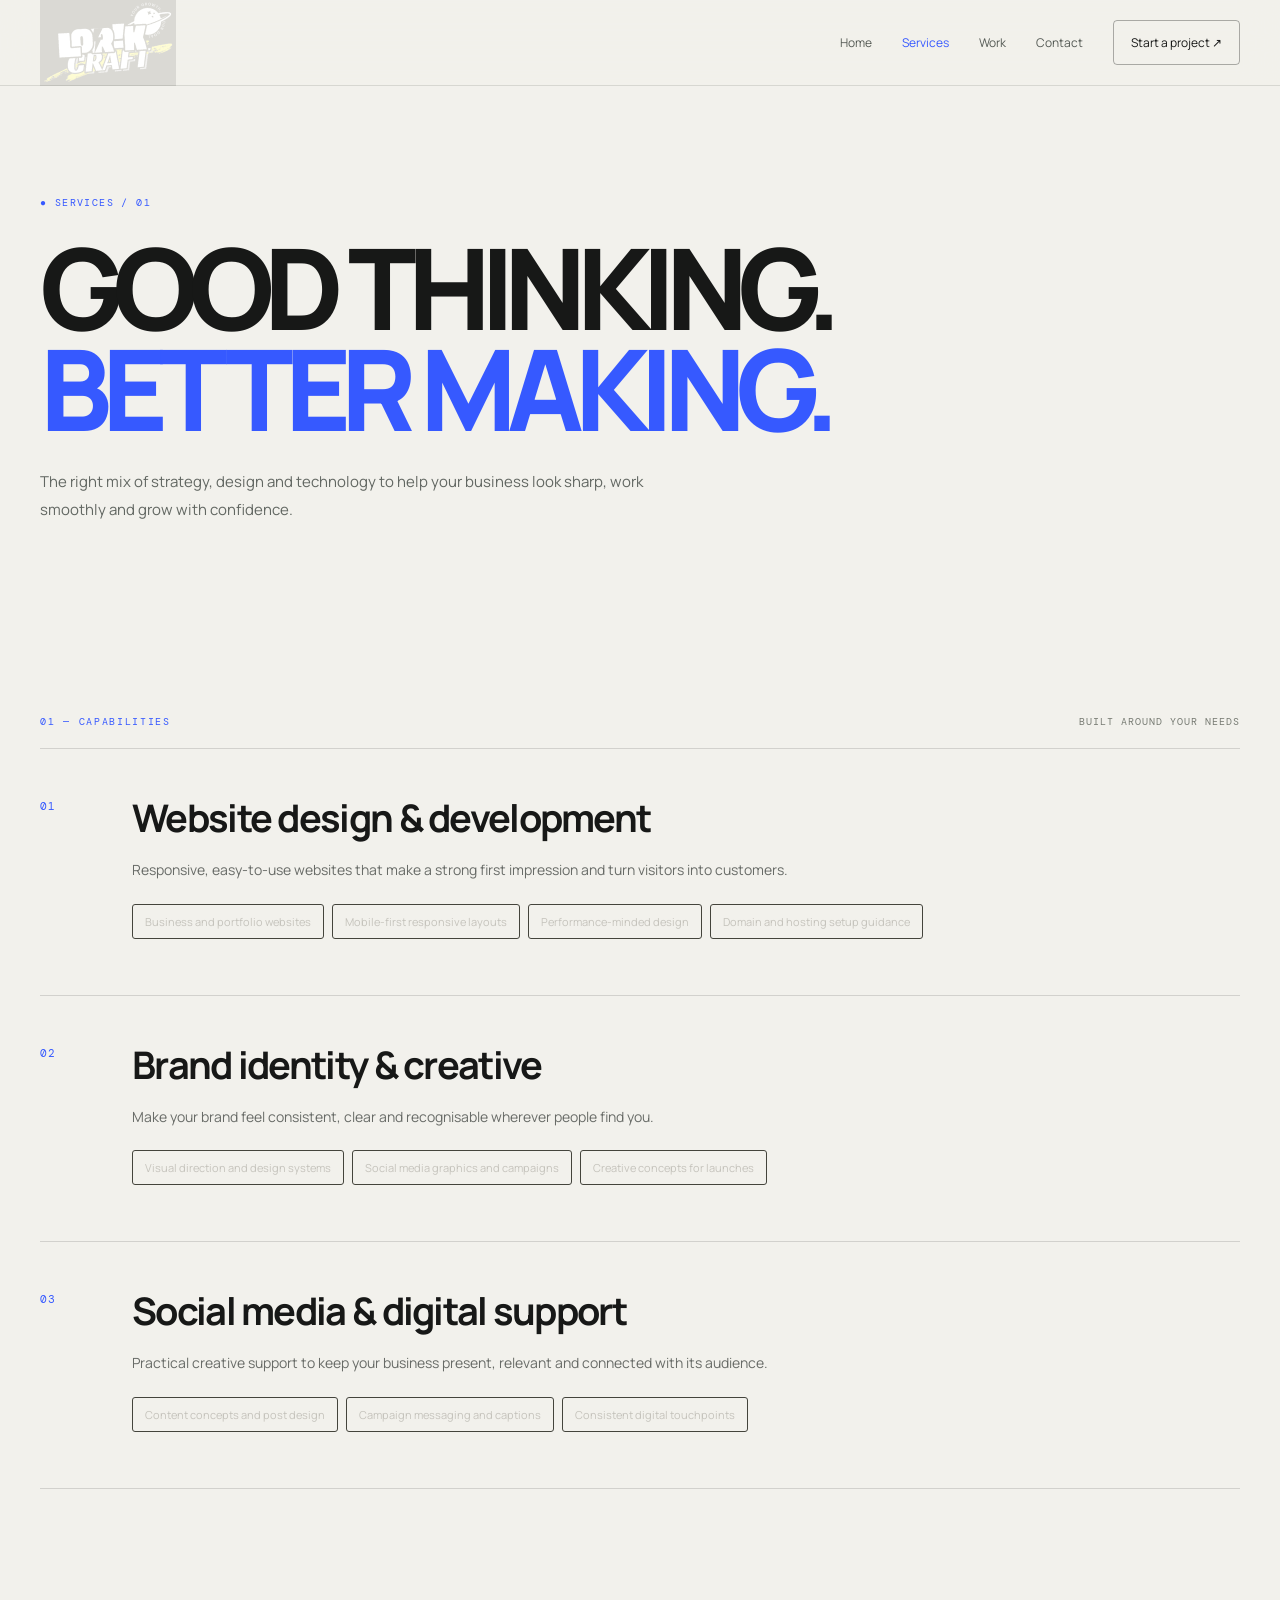
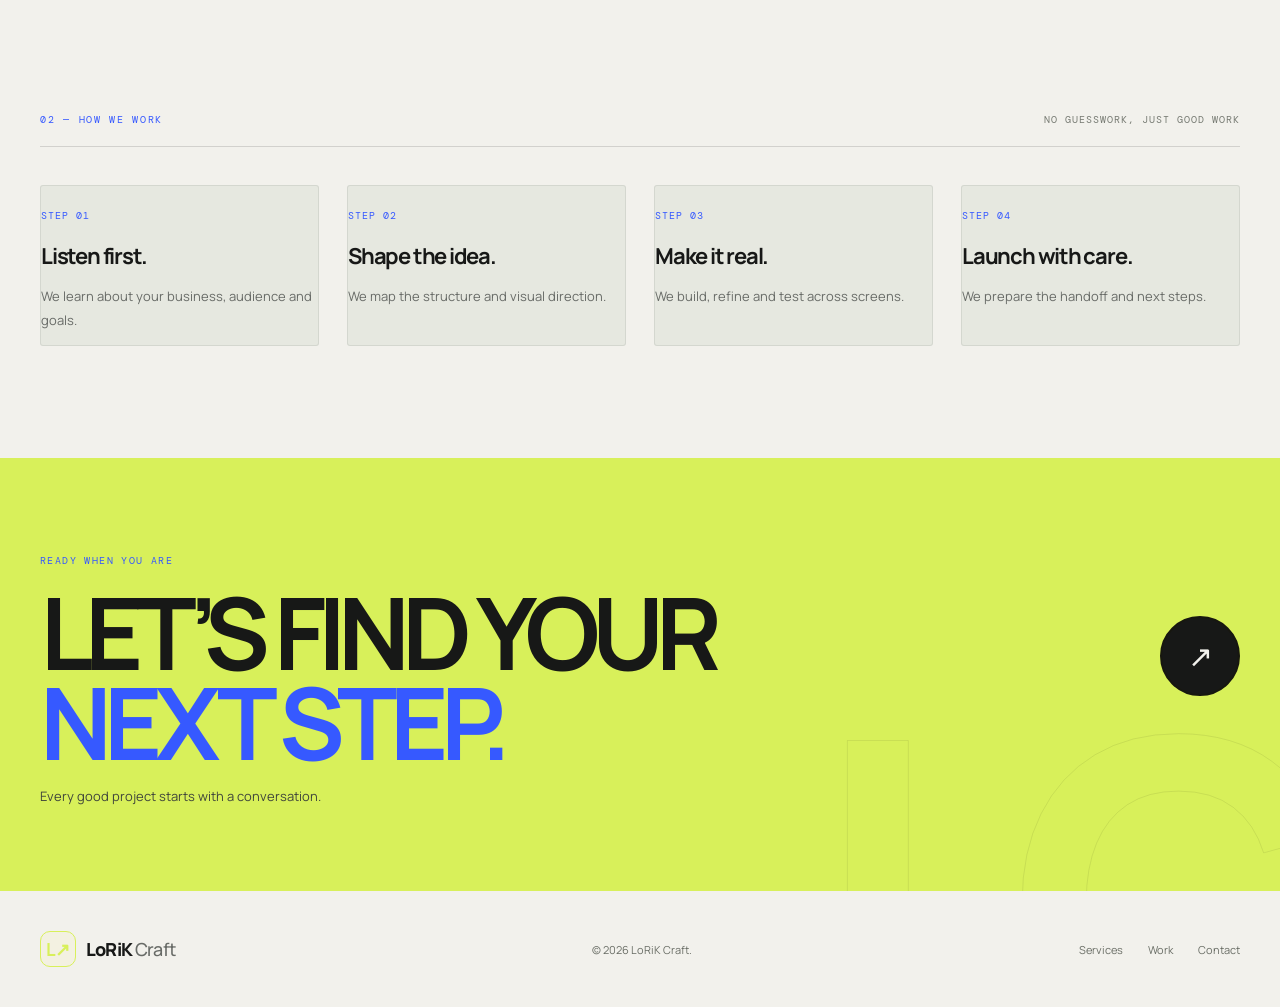
<file: services.html>
<!doctype html><html lang="en"><head><meta charset="utf-8"><meta name="viewport" content="width=device-width,initial-scale=1"><title>Services — LoRiK Craft</title><link href="https://fonts.googleapis.com/css2?family=DM+Mono&family=Manrope:wght@400;500;600;700;800&display=swap" rel="stylesheet"><link rel="stylesheet" href="assets/style.css"><script defer src="assets/script.js"></script></head><body><header><a class="brand" href="index.html" aria-label="LoRiK Craft home"><img src="assets/logo.svg" alt="LoRiK Craft"></a><button class="menu" aria-label="Toggle navigation">☰</button><nav><a href="index.html">Home</a><a class="active" href="services.html">Services</a><a href="work.html">Work</a><a href="contact.html">Contact</a><a class="navcta" href="contact.html">Start a project ↗</a></nav></header><main><section class="pagehero wrap"><p class="eyebrow">● SERVICES / 01</p><h1>Good thinking.<br><em>Better making.</em></h1><p class="lead">The right mix of strategy, design and technology to help your business look sharp, work smoothly and grow with confidence.</p></section><section class="section wrap"><div class="label">01 — CAPABILITIES <span>BUILT AROUND YOUR NEEDS</span></div><article class="cap"><b>01</b><div><h2>Website design & development</h2><p>Responsive, easy-to-use websites that make a strong first impression and turn visitors into customers.</p><ul><li>Business and portfolio websites</li><li>Mobile-first responsive layouts</li><li>Performance-minded design</li><li>Domain and hosting setup guidance</li></ul></div></article><article class="cap"><b>02</b><div><h2>Brand identity & creative</h2><p>Make your brand feel consistent, clear and recognisable wherever people find you.</p><ul><li>Visual direction and design systems</li><li>Social media graphics and campaigns</li><li>Creative concepts for launches</li></ul></div></article><article class="cap"><b>03</b><div><h2>Social media & digital support</h2><p>Practical creative support to keep your business present, relevant and connected with its audience.</p><ul><li>Content concepts and post design</li><li>Campaign messaging and captions</li><li>Consistent digital touchpoints</li></ul></div></article></section><section class="section wrap"><div class="label">02 — HOW WE WORK <span>NO GUESSWORK, JUST GOOD WORK</span></div><div class="steps"><div><small>STEP 01</small><h3>Listen first.</h3><p>We learn about your business, audience and goals.</p></div><div><small>STEP 02</small><h3>Shape the idea.</h3><p>We map the structure and visual direction.</p></div><div><small>STEP 03</small><h3>Make it real.</h3><p>We build, refine and test across screens.</p></div><div><small>STEP 04</small><h3>Launch with care.</h3><p>We prepare the handoff and next steps.</p></div></div></section><section class="cta"><div class="wrap ctainner"><div><p class="eyebrow">READY WHEN YOU ARE</p><h2>Let’s find your<br><em>next step.</em></h2></div><a class="round" href="contact.html">↗</a><p>Every good project starts with a conversation.</p></div></section></main><footer class="wrap footer"><a class="brand" href="index.html"><b>L↗</b> LoRiK<span>Craft</span></a><small>© 2026 LoRiK Craft.</small><div><a href="services.html">Services</a><a href="work.html">Work</a><a href="contact.html">Contact</a></div></footer></body></html>
</file>
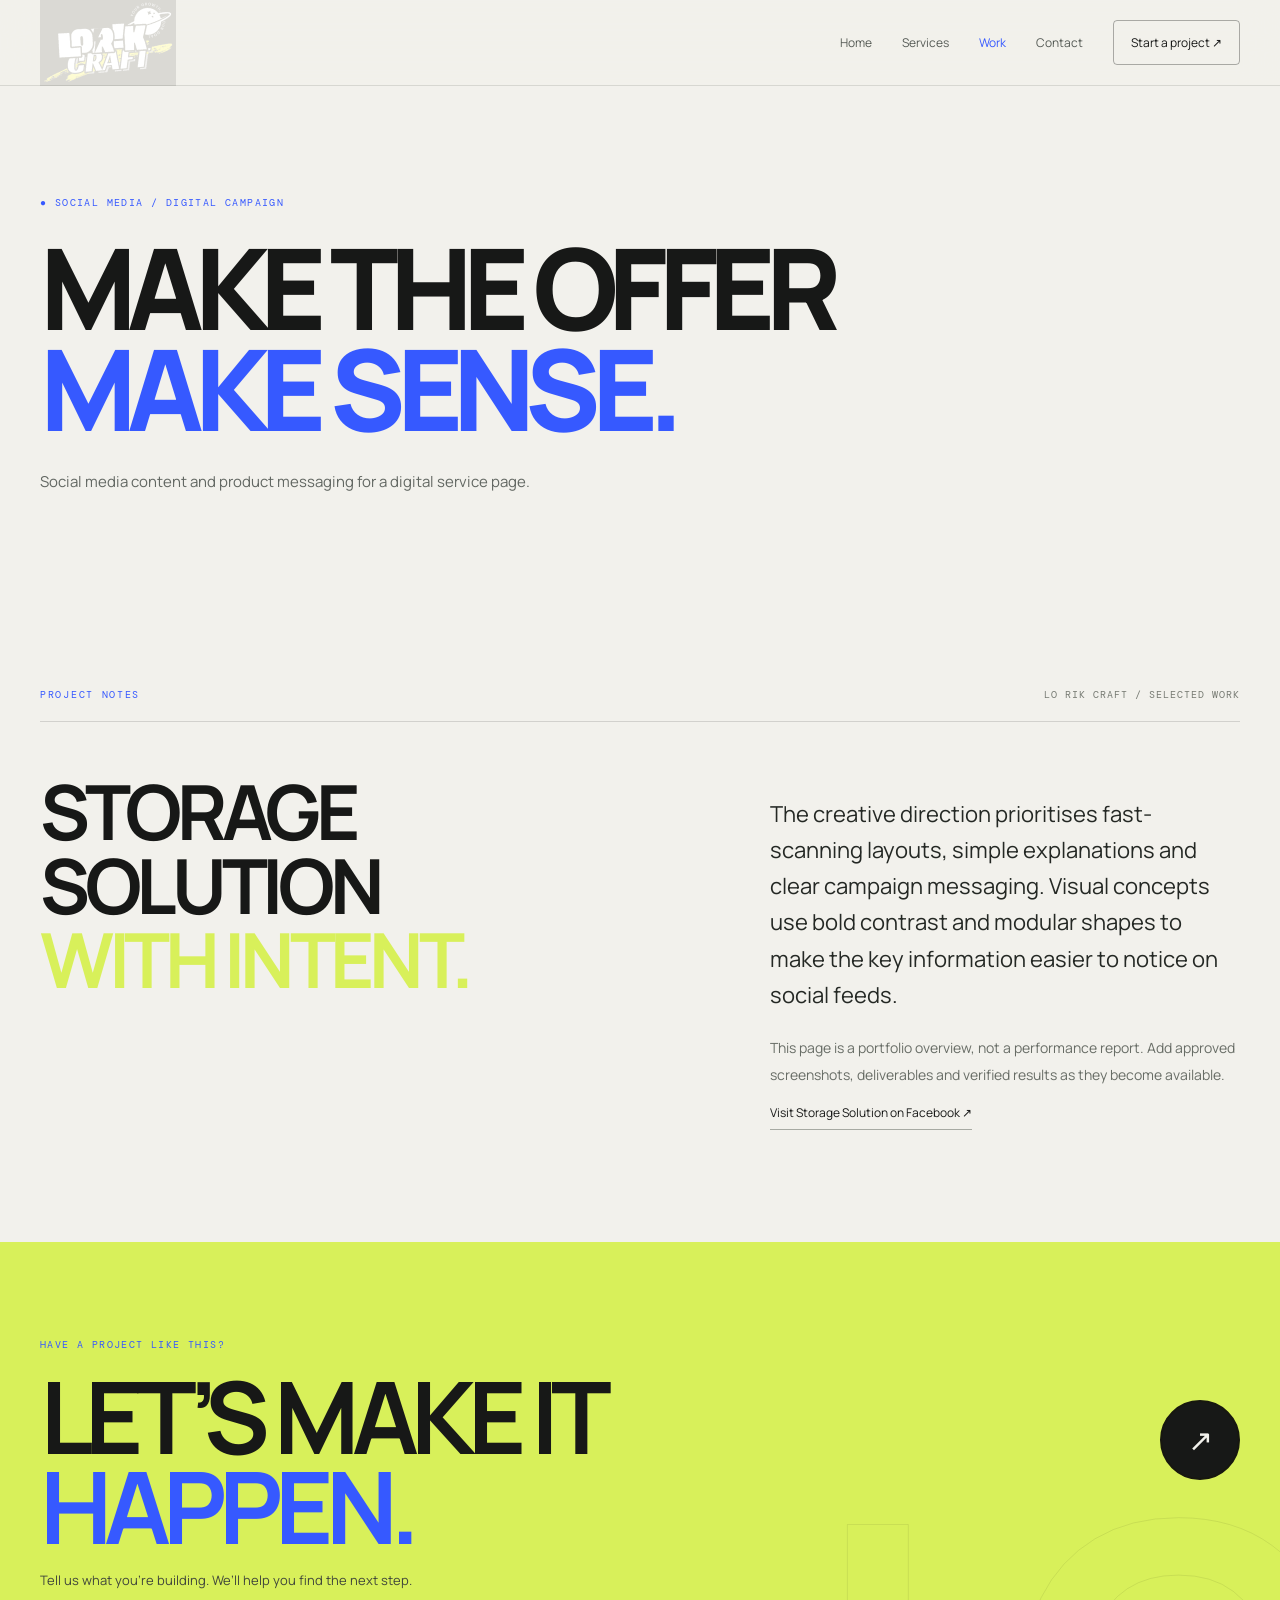
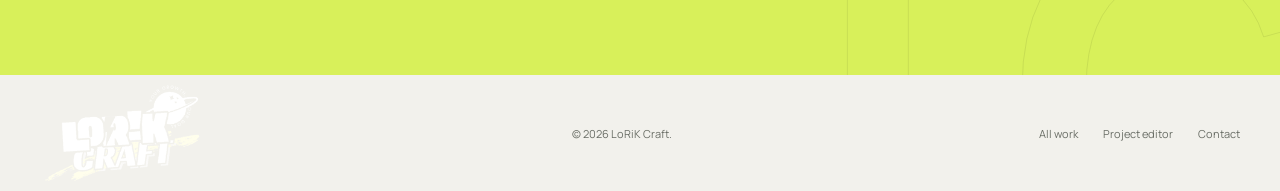
<file: storage-solution.html>
<!doctype html>
<html lang="en"><head><meta charset="utf-8"><meta name="viewport" content="width=device-width, initial-scale=1"><meta name="theme-color" content="#101010"><meta name="description" content="Social media content and product messaging for a digital service page."><link rel="icon" href="favicon.svg" type="image/svg+xml"><link rel="preconnect" href="https://fonts.googleapis.com"><link rel="preconnect" href="https://fonts.gstatic.com" crossorigin><link href="https://fonts.googleapis.com/css2?family=DM+Mono&family=Manrope:wght@400;500;600;700;800&display=swap" rel="stylesheet"><link rel="stylesheet" href="assets/style.css"><script defer src="assets/script.js"></script><title>Storage Solution — LoRiK Craft</title></head><body><header><a class="brand" href="index.html" aria-label="LoRiK Craft home"><img src="assets/logo.svg" alt="LoRiK Craft"></a><button class="menu" type="button" aria-label="Open navigation menu" aria-controls="site-nav" aria-expanded="false">☰</button><nav id="site-nav" aria-label="Main navigation"><a href="index.html">Home</a><a href="services.html">Services</a><a class="active" href="work.html">Work</a><a href="contact.html">Contact</a><a class="navcta" href="contact.html">Start a project ↗</a></nav></header><main><section class="pagehero wrap"><p class="eyebrow">● SOCIAL MEDIA / DIGITAL CAMPAIGN</p><h1>Make the offer<br><em>make sense.</em></h1><p class="lead">Social media content and product messaging for a digital service page.</p></section><section class="section wrap"><div class="label">PROJECT NOTES <span>LO RIK CRAFT / SELECTED WORK</span></div><div class="twocol"><h2>Storage Solution<br><mark>with intent.</mark></h2><div><p class="big">The creative direction prioritises fast-scanning layouts, simple explanations and clear campaign messaging. Visual concepts use bold contrast and modular shapes to make the key information easier to notice on social feeds.</p><p class="muted">This page is a portfolio overview, not a performance report. Add approved screenshots, deliverables and verified results as they become available.</p><a class="simplelink" target="_blank" rel="noreferrer" href="https://www.facebook.com/storagesollution/">Visit Storage Solution on Facebook ↗</a></div></div></section><section class="cta"><div class="wrap ctainner"><div><p class="eyebrow">HAVE A PROJECT LIKE THIS?</p><h2>Let’s make it<br><em>happen.</em></h2></div><a class="round" href="contact.html">↗</a><p>Tell us what you’re building. We’ll help you find the next step.</p></div></section></main><footer class="wrap footer"><a class="brand" href="index.html"><img src="assets/logo.svg" alt="LoRiK Craft"></a><small>© 2026 LoRiK Craft.</small><div><a href="work.html">All work</a><a href="project-editor.html">Project editor</a><a href="contact.html">Contact</a></div></footer></body></html>
</file>
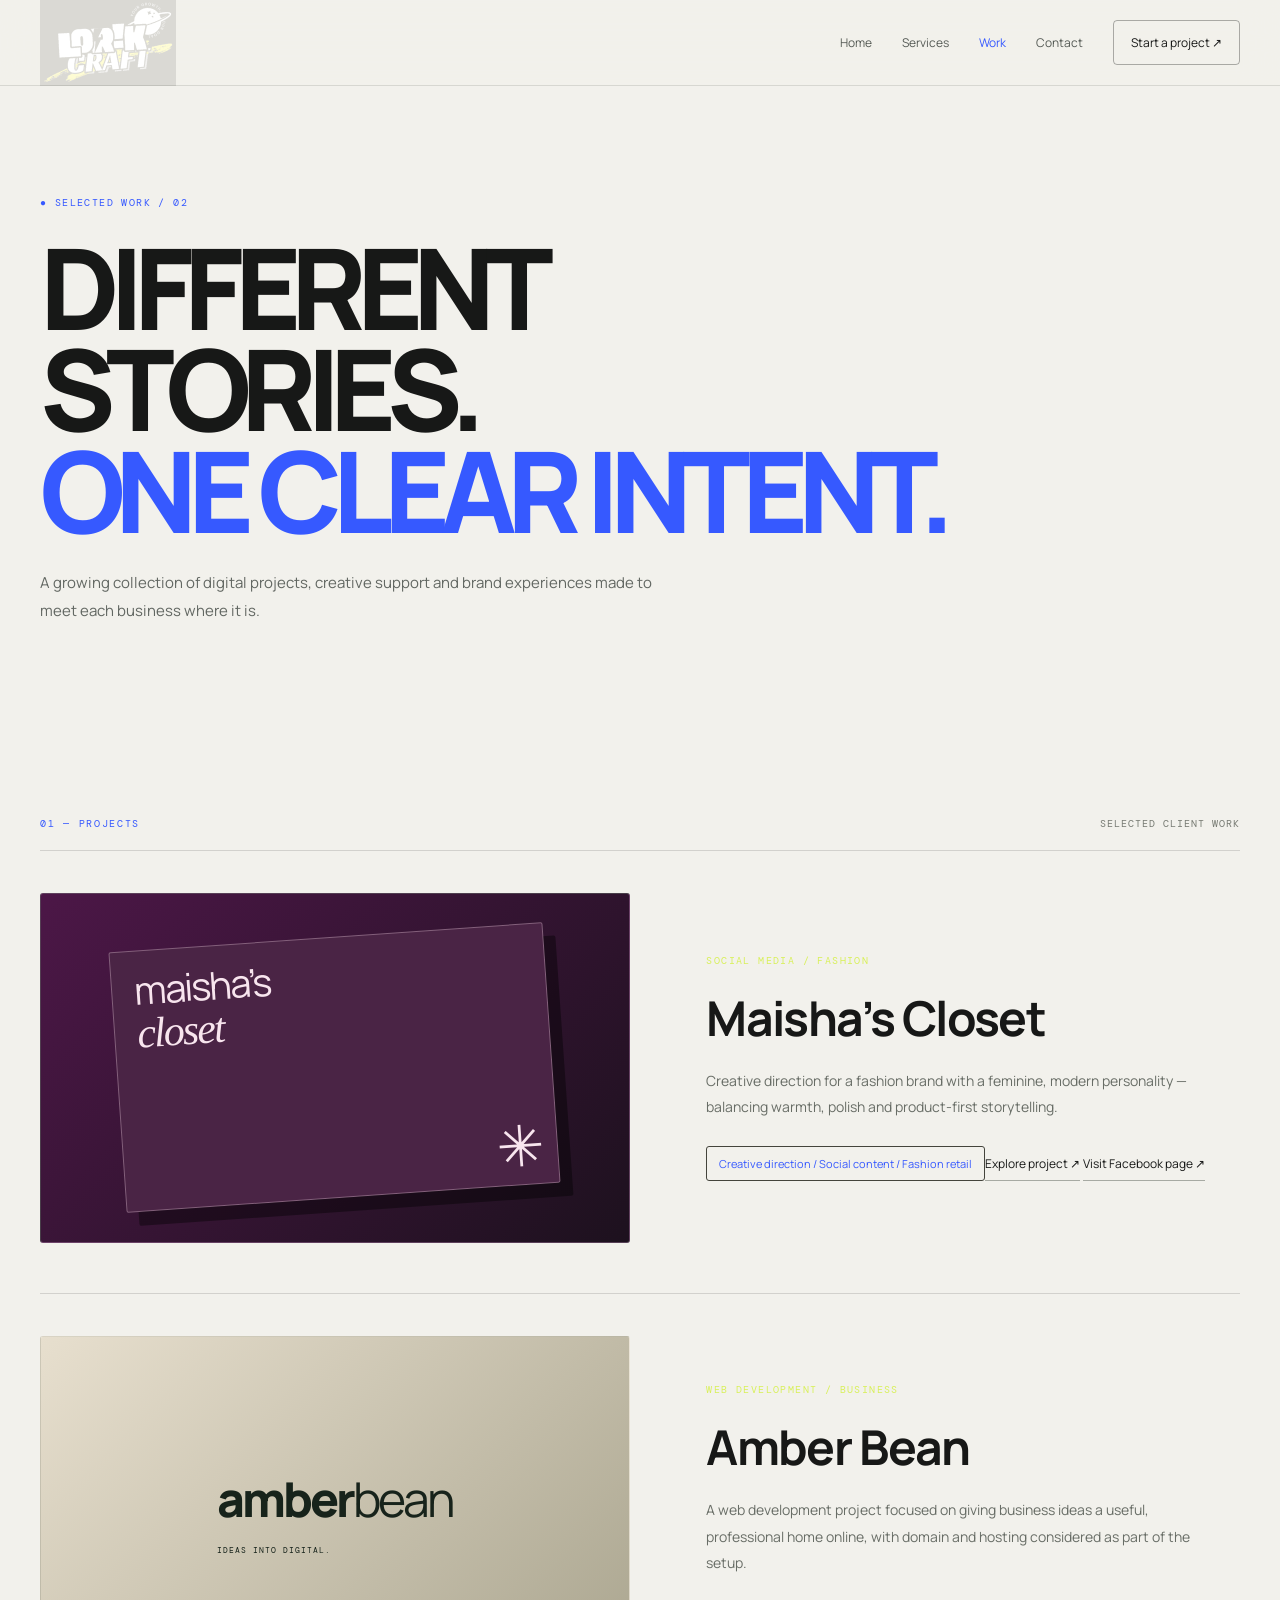
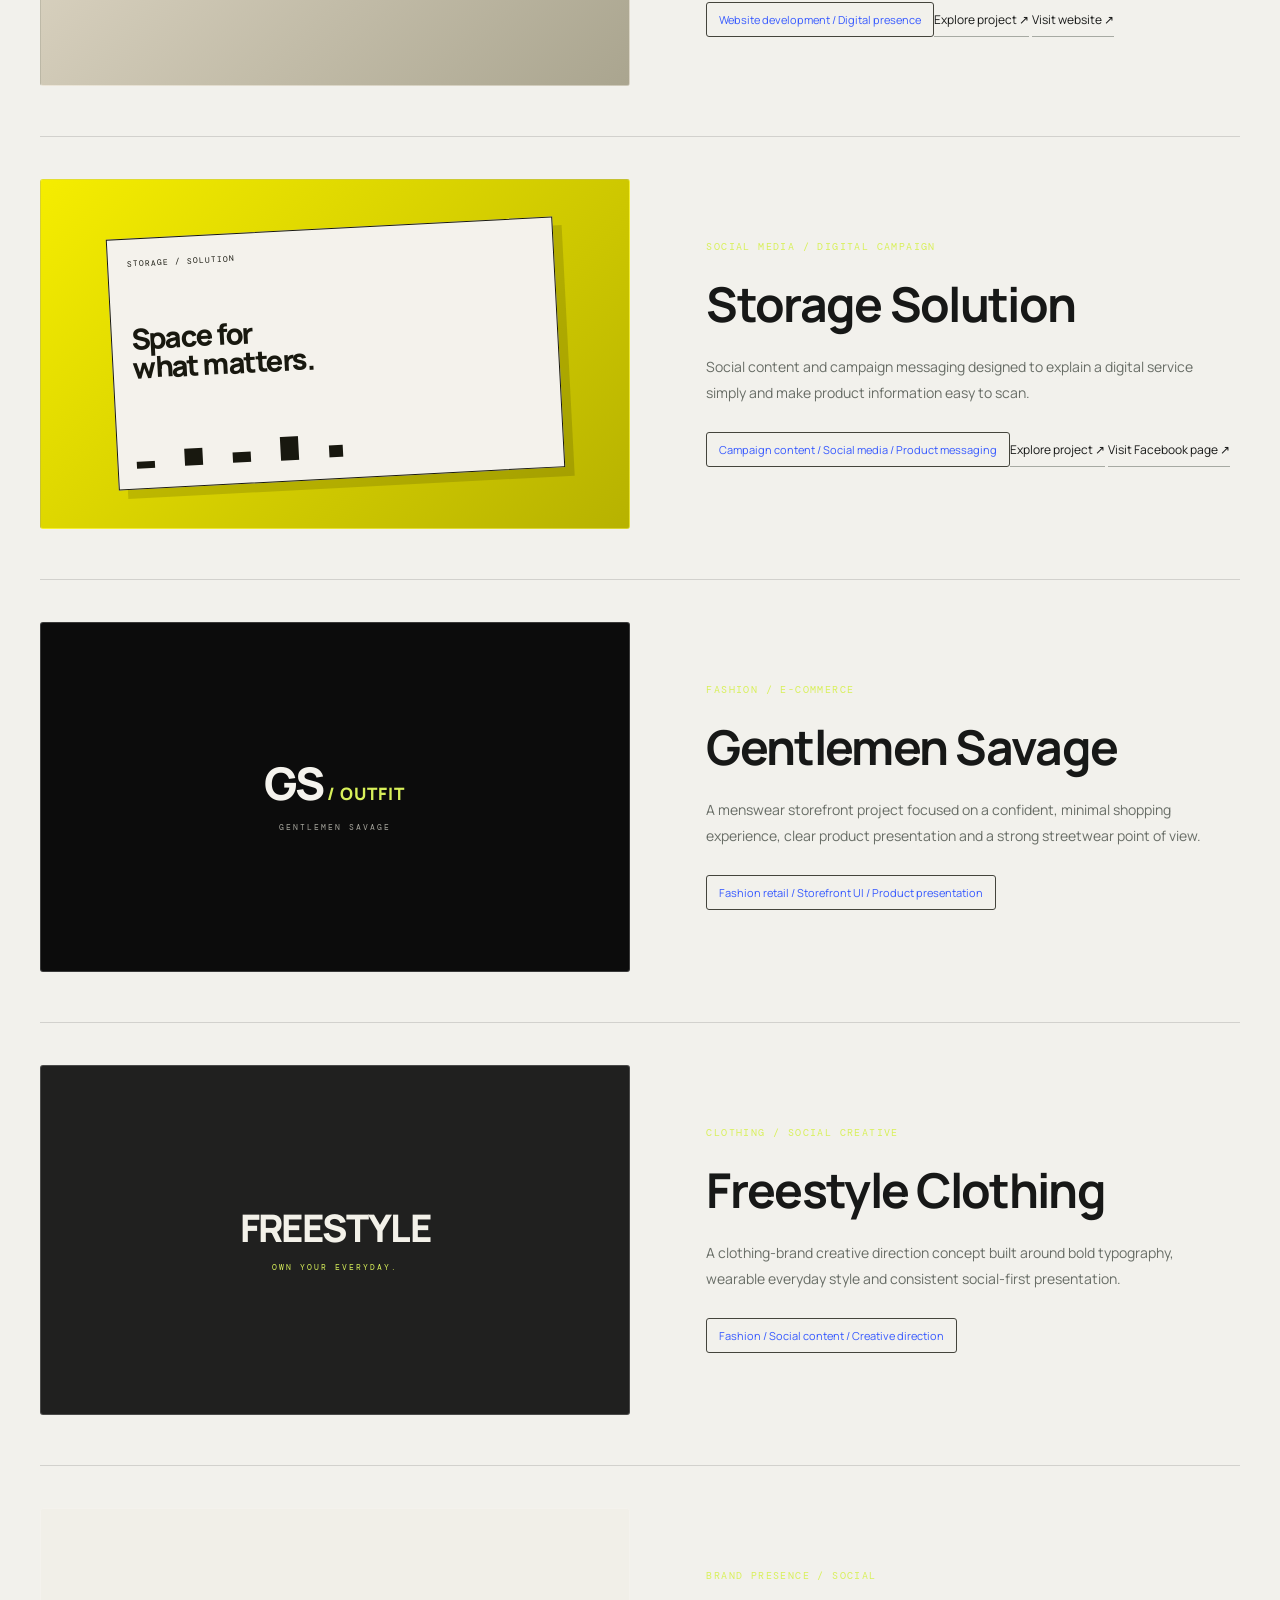
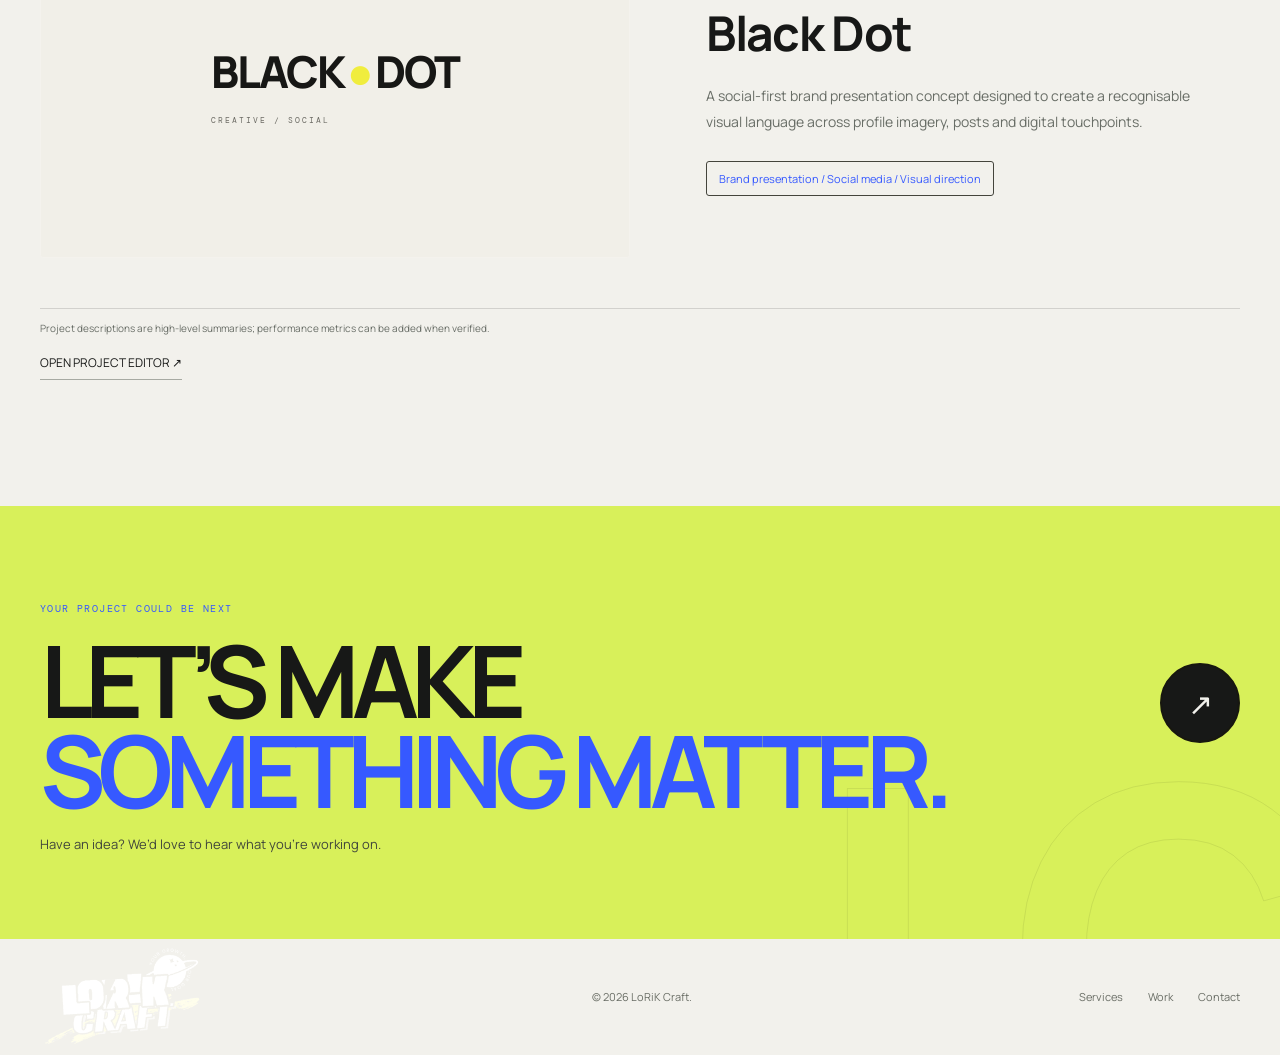
<file: work.html>
<!doctype html><html lang="en"><head><meta charset="utf-8"><meta name="viewport" content="width=device-width, initial-scale=1, viewport-fit=cover"><meta name="theme-color" content="#101010"><meta name="description" content="Explore selected LoRiK Craft projects in website development, fashion retail creative and social media campaigns."><meta property="og:type" content="website"><meta property="og:site_name" content="LoRiK Craft"><meta property="og:title" content="Selected Work — LoRiK Craft"><meta property="og:description" content="Explore selected LoRiK Craft projects in website development, fashion retail creative and social media campaigns."><meta name="twitter:card" content="summary"><link rel="icon" href="favicon.svg" type="image/svg+xml"><link rel="preconnect" href="https://fonts.googleapis.com"><link rel="preconnect" href="https://fonts.gstatic.com" crossorigin><link href="https://fonts.googleapis.com/css2?family=DM+Mono&family=Manrope:wght@400;500;600;700;800&display=swap" rel="stylesheet"><link rel="stylesheet" href="assets/style.css"><script defer src="assets/script.js"></script><title>Selected Work — LoRiK Craft</title></head><body><header><a class="brand" href="index.html" aria-label="LoRiK Craft home"><img src="assets/logo.svg" alt="LoRiK Craft" /></a><button class="menu" type="button" aria-label="Open navigation menu" aria-controls="site-nav" aria-expanded="false">☰</button><nav id="site-nav" aria-label="Main navigation"><a href="index.html">Home</a><a href="services.html">Services</a><a class="active" href="work.html">Work</a><a href="contact.html">Contact</a><a class="navcta" href="contact.html">Start a project ↗</a></nav></header><main><section class="pagehero wrap"><p class="eyebrow">● SELECTED WORK / 02</p><h1>Different stories.<br><em>One clear intent.</em></h1><p class="lead">A growing collection of digital projects, creative support and brand experiences made to meet each business where it is.</p></section><section class="section wrap"><div class="label">01 — PROJECTS <span>SELECTED CLIENT WORK</span></div><article class="workrow"><div class="visual plum"><div class="fashion">maisha’s<br><i>closet</i><span>✳</span></div></div><div><p class="eyebrow">SOCIAL MEDIA / FASHION</p><h2>Maisha’s Closet</h2><p class="muted">Creative direction for a fashion brand with a feminine, modern personality — balancing warmth, polish and product-first storytelling.</p><p class="tags">Creative direction / Social content / Fashion retail</p><a class="simplelink" href="maishas-closet.html">Explore project ↗</a> <a class="simplelink" target="_blank" rel="noreferrer" href="https://www.facebook.com/MaishazCloset/">Visit Facebook page ↗</a></div></article><article class="workrow"><div class="visual cream"><div class="amber">amber<span>bean</span><small>IDEAS INTO DIGITAL.</small></div></div><div><p class="eyebrow">WEB DEVELOPMENT / BUSINESS</p><h2>Amber Bean</h2><p class="muted">A web development project focused on giving business ideas a useful, professional home online, with domain and hosting considered as part of the setup.</p><p class="tags">Website development / Digital presence</p><a class="simplelink" href="amber-bean.html">Explore project ↗</a> <a class="simplelink" target="_blank" rel="noreferrer" href="https://www.amber-bean.com/">Visit website ↗</a></div></article><article class="workrow"><div class="visual yellow"><div class="storage">STORAGE / SOLUTION<strong>Space for<br>what matters.</strong><i>▂ ▅ ▃ ▇ ▄</i></div></div><div><p class="eyebrow">SOCIAL MEDIA / DIGITAL CAMPAIGN</p><h2>Storage Solution</h2><p class="muted">Social content and campaign messaging designed to explain a digital service simply and make product information easy to scan.</p><p class="tags">Campaign content / Social media / Product messaging</p><a class="simplelink" href="storage-solution.html">Explore project ↗</a> <a class="simplelink" target="_blank" rel="noreferrer" href="https://www.facebook.com/storagesollution/">Visit Facebook page ↗</a></div></article><article class="workrow" id="gentlemen-savage"><div class="visual black"><div class="wordmark">GS<span> / OUTFIT</span><small>GENTLEMEN SAVAGE</small></div></div><div><p class="eyebrow">FASHION / E-COMMERCE</p><h2>Gentlemen Savage</h2><p class="muted">A menswear storefront project focused on a confident, minimal shopping experience, clear product presentation and a strong streetwear point of view.</p><p class="tags">Fashion retail / Storefront UI / Product presentation</p></div></article><article class="workrow" id="freestyle-clothing"><div class="visual graphite"><div class="wordmark freestyle">FREESTYLE<small>OWN YOUR EVERYDAY.</small></div></div><div><p class="eyebrow">CLOTHING / SOCIAL CREATIVE</p><h2>Freestyle Clothing</h2><p class="muted">A clothing-brand creative direction concept built around bold typography, wearable everyday style and consistent social-first presentation.</p><p class="tags">Fashion / Social content / Creative direction</p></div></article><article class="workrow" id="black-dot"><div class="visual dotfield"><div class="dotlogo">BLACK<span>●</span>DOT<small>CREATIVE / SOCIAL</small></div></div><div><p class="eyebrow">BRAND PRESENCE / SOCIAL</p><h2>Black Dot</h2><p class="muted">A social-first brand presentation concept designed to create a recognisable visual language across profile imagery, posts and digital touchpoints.</p><p class="tags">Brand presentation / Social media / Visual direction</p></div></article><p class="muted tiny">Project descriptions are high-level summaries; performance metrics can be added when verified.</p><p><a class="simplelink" href="project-editor.html">OPEN PROJECT EDITOR ↗</a></p></section><section class="cta"><div class="wrap ctainner"><div><p class="eyebrow">YOUR PROJECT COULD BE NEXT</p><h2>Let’s make<br><em>something matter.</em></h2></div><a class="round" href="contact.html">↗</a><p>Have an idea? We’d love to hear what you’re working on.</p></div></section></main><footer class="wrap footer"><a class="brand" href="index.html" aria-label="LoRiK Craft home"><img src="assets/logo.svg" alt="LoRiK Craft" /></a><small>© 2026 LoRiK Craft.</small><div><a href="services.html">Services</a><a href="work.html">Work</a><a href="contact.html">Contact</a></div></footer></body></html>
</file>
<file: assets/style.css>
:root{--bg:#101010;--paper:#f4f2ec;--yellow:#f3ee43;--muted:#a5a49d;--line:#ffffff24;--mono:"DM Mono",monospace;--sans:"Manrope",sans-serif}*{box-sizing:border-box}html{scroll-behavior:smooth;scroll-padding-top:88px;-webkit-text-size-adjust:100%}body{overflow-wrap:anywhere}img,svg,video,canvas{max-width:100%;height:auto}button,input,select,textarea{font:inherit}button,a,input,select,textarea{-webkit-tap-highlight-color:transparent}a:focus-visible,button:focus-visible,input:focus-visible,select:focus-visible,textarea:focus-visible{outline:3px solid var(--yellow);outline-offset:4px}::selection{background:var(--yellow);color:#101010}.skip-link{position:absolute;left:12px;top:-60px;z-index:99;background:var(--yellow);color:#101010;padding:12px 16px}.skip-link:focus{top:12px}nav a{min-height:40px;display:inline-flex;align-items:center}.menu{min-width:44px;min-height:44px;align-items:center;justify-content:center;cursor:pointer}main{min-width:0}section{min-width:0}body{margin:0;background:var(--bg);color:var(--paper);font-family:var(--sans);-webkit-font-smoothing:antialiased}a{color:inherit;text-decoration:none}.wrap{width:min(1180px,calc(100% - 60px));margin:auto}header{height:82px;padding:0 max(30px,calc((100vw - 1180px)/2));display:flex;align-items:center;justify-content:space-between;border-bottom:1px solid var(--line);position:relative;z-index:5;background:#101010}.brand img{display:block;width:158px;height:auto;max-height:56px;object-fit:contain}.brand{font-size:17px;font-weight:800;letter-spacing:-.7px;display:flex;align-items:center;gap:10px}.brand b{width:32px;height:32px;display:grid;place-items:center;border:1px solid var(--yellow);color:var(--yellow);font-size:16px}.brand span{color:var(--muted);font-weight:500;margin-left:-7px}nav{display:flex;align-items:center;gap:26px;font-size:12px;color:#c1c0b9}nav a:hover,nav .active{color:var(--yellow)}.navcta{padding:12px 14px;border:1px solid #666}.menu{display:none}.hero{min-height:650px;display:grid;grid-template-columns:1.05fr .95fr;align-items:center;gap:30px;position:relative;padding:50px 0 65px}.eyebrow,.label,.scroll,.arttop,.artbottom,.card small,.card footer,.micro,form label,.contactdetail small,.steps small,.cap>b{font:10px var(--mono);letter-spacing:1px;color:#b8b7b0}.hero h1,.pagehero h1{font-size:clamp(60px,8vw,102px);line-height:.96;letter-spacing:-6px;margin:28px 0;font-weight:700}.hero h1 em,.pagehero h1 em,.ctainner h2 em{font-style:normal;color:transparent;-webkit-text-stroke:1px var(--paper)}.lead{max-width:480px;color:var(--muted);font-size:14px;line-height:1.9}.actions{display:flex;align-items:center;gap:24px;margin-top:30px}.button{background:var(--yellow);color:#111;padding:15px 18px;display:inline-flex;align-items:center;border:0;cursor:pointer;font-size:12px;font-weight:800}.button:hover{background:#fff95c;transform:translateY(-2px)}.simplelink{display:inline-block;font-size:12px;border-bottom:1px solid #666;padding-bottom:11px}.simplelink:hover{color:var(--yellow)}.micro{margin-top:55px;font-size:9px;line-height:1.8;color:#77766e}.art{height:430px;position:relative;overflow:hidden;background:#1b1b19;border:1px solid #33332d}.grid{position:absolute;inset:0;background-image:linear-gradient(#ffffff0a 1px,transparent 1px),linear-gradient(90deg,#ffffff0a 1px,transparent 1px);background-size:38px 38px}.orbit{position:absolute;left:50%;top:50%;border:1px solid #f3ee4380;border-radius:50%;transform:translate(-50%,-50%) rotate(-25deg)}.o1{width:340px;height:210px}.o2{width:260px;height:350px;transform:translate(-50%,-50%) rotate(43deg);border-color:#ffffff4a}.sphere{position:absolute;left:50%;top:50%;transform:translate(-50%,-50%);width:165px;height:165px;border-radius:50%;background:radial-gradient(circle at 30% 25%,#fff9a1,#d2cd31 38%,#66651b 77%,#22220e);box-shadow:0 0 70px #f3ee4320,inset -17px -24px 30px #0008;color:#18180d;display:flex;align-items:center;justify-content:center;flex-direction:column;font-size:53px;font-weight:800;letter-spacing:-6px}.sphere small{font:8px var(--mono);letter-spacing:1px}.arttop,.artbottom{position:absolute;color:var(--yellow);font-size:9px}.arttop{top:25px;left:24px}.artbottom{bottom:24px;right:20px}.spark{position:absolute;right:40px;top:65px;color:var(--yellow);font-size:25px}.scroll{position:absolute;bottom:22px;left:0;right:0;font-size:9px;color:#79786f}.scroll span{float:right}.ticker{overflow:hidden;white-space:nowrap;border-block:1px solid var(--line);color:var(--yellow);padding:18px 0;font:11px var(--mono);letter-spacing:1px}.section{padding:95px 0}.label{display:flex;justify-content:space-between;padding-bottom:17px;border-bottom:1px solid var(--line);font-size:9px;color:#8e8d85}.label span{color:#88877f}.twocol{display:grid;grid-template-columns:1fr .75fr;gap:65px;padding-top:43px}.twocol h2,.workhead h2{font-size:clamp(38px,5vw,61px);line-height:1.07;letter-spacing:-3px;margin:0}.twocol mark,.workhead mark{background:none;color:var(--yellow)}.big{font-size:17px;line-height:1.8;color:#e1dfd8}.muted{color:var(--muted);font-size:13px;line-height:1.9}.light{background:#e9e7df;color:#111}.light .label{border-color:#c5c3bb;color:#6d6c64}.light .label span{color:#77766e}.cards{display:grid;grid-template-columns:repeat(3,1fr);gap:12px;padding-top:27px}.card{min-height:305px;border:1px solid #c8c6be;padding:22px;display:flex;flex-direction:column;position:relative;transition:.2s}.card:hover{background:var(--yellow);transform:translateY(-3px)}.card small{color:#77766e}.card h3{font-size:28px;line-height:1.1;letter-spacing:-1.3px;margin:38px 0 12px}.card p{font-size:12px;line-height:1.8;color:#66655e}.card footer{margin-top:auto;border-top:1px solid #c8c6be;padding-top:16px;font-size:8px}.workhead{display:flex;align-items:flex-end;justify-content:space-between;gap:20px;padding-top:33px}.projects{display:grid;grid-template-columns:repeat(3,1fr);gap:15px;margin-top:38px}.visual{height:260px;display:grid;place-items:center;position:relative;overflow:hidden}.plum{background:#3b1d37;color:#f7d7e6}.cream{background:#e8e0ce;color:#17231b}.yellow{background:#efed40;color:#18180f}.fashion{width:74%;height:75%;position:relative;background:#4a2445;border:1px solid #f5d7e855;box-shadow:12px 14px 0 #1a111a40;padding:18px;font-size:36px;line-height:.9;letter-spacing:-2px}.fashion i{font:italic 1.1em Georgia,serif}.fashion span{position:absolute;right:14px;bottom:14px;font-size:57px}.amber{font-size:43px;letter-spacing:-3px;font-weight:800}.amber span{font-weight:400}.amber small{display:block;font:8px var(--mono);letter-spacing:1px;margin-top:14px}.storage{background:#f4f2ec;border:1px solid #19190f;width:76%;height:72%;padding:16px;display:flex;flex-direction:column;justify-content:space-between;transform:rotate(-3deg);font:8px var(--mono);letter-spacing:1px}.storage strong{font:800 29px/1 var(--sans);letter-spacing:-1.5px}.storage i{font-style:normal;font-size:23px;letter-spacing:8px}.projects h3{font-size:15px;margin:17px 0 5px}.projects h3 span{float:right;color:var(--yellow)}.projects> a>p{font-size:10px;color:#999890;margin:0}.cta{background:var(--yellow);color:#111;padding:70px 0}.ctainner{display:grid;grid-template-columns:1fr auto;align-items:center;gap:20px}.ctainner .eyebrow{color:#55552c}.ctainner h2{font-size:clamp(50px,7vw,80px);line-height:.98;letter-spacing:-4px;margin:20px 0 0}.ctainner h2 em{-webkit-text-stroke:1px #111}.round{width:72px;height:72px;border:1px solid #17170f;border-radius:50%;display:grid;place-items:center;font-size:30px}.round:hover{background:#111;color:var(--yellow)}.ctainner>p{grid-column:1/-1;font-size:12px;color:#54542c;margin:0}.footer{min-height:100px;display:flex;align-items:center;justify-content:space-between;gap:20px;color:#88877f}.footer small{font-size:10px}.footer>div{display:flex;gap:20px;font-size:10px}.footer a:hover{color:var(--yellow)}.pagehero{padding-top:90px;padding-bottom:55px}.pagehero h1{font-size:clamp(55px,8vw,90px)}.cap{display:grid;grid-template-columns:50px 1fr;gap:25px;padding:36px 0;border-bottom:1px solid var(--line)}.cap>b{color:var(--yellow);padding-top:8px}.cap h2,.workrow h2{font-size:clamp(25px,3vw,37px);letter-spacing:-1.4px;margin:0 0 13px}.cap p{color:var(--muted);font-size:13px;line-height:1.9;max-width:730px}.cap ul{display:flex;flex-wrap:wrap;gap:8px;list-style:none;padding:0;margin-top:20px}.cap li,.tags{font-size:10px;color:#c5c3bc;border:1px solid #44443c;padding:8px 10px}.steps{display:grid;grid-template-columns:repeat(4,1fr);gap:22px;padding-top:30px}.steps>div{border-top:2px solid #4a4a40;padding-top:15px}.steps small{color:var(--yellow)}.steps h3{font-size:21px;margin:18px 0 8px}.steps p{font-size:12px;line-height:1.8;color:var(--muted)}.workrow{display:grid;grid-template-columns:1fr 1fr;gap:50px;align-items:center;padding:30px 0 40px;border-bottom:1px solid var(--line)}.workrow .visual{height:320px}.workrow .eyebrow{color:var(--yellow)}.workrow h2{margin-top:18px}.tags{display:inline-block}.tiny{font-size:10px!important}.contactgrid{display:grid;grid-template-columns:.8fr 1fr;gap:90px}.contactgrid h2{font-size:55px;line-height:1;letter-spacing:-3px;margin:26px 0}.contactdetail{display:flex;flex-direction:column;gap:10px;border-top:1px solid var(--line);padding:20px 0;margin-top:22px}.contactdetail small{color:#8c8b83}.contactdetail a{font-size:14px}form{display:flex;flex-direction:column;gap:10px}form label{font-size:9px;margin-top:8px}form input,form select,form textarea{background:#1b1b19;border:1px solid #44443d;color:var(--paper);padding:14px;font:12px var(--sans);width:100%;border-radius:0;outline:none}form input:focus,form select:focus,form textarea:focus{border-color:var(--yellow)}form textarea{resize:vertical}form .button{align-self:flex-start;margin-top:10px}.status{font-size:10px;color:var(--yellow)}@media(max-width:800px){nav{gap:14px}nav a{font-size:10px}.hero{min-height:580px;grid-template-columns:1fr .8fr}.art{height:360px}.twocol{gap:30px}.visual{height:220px}.contactgrid{gap:45px}}@media(max-width:650px){html{scroll-padding-top:76px}.wrap{width:calc(100% - 36px)}header{height:70px;padding:0 18px;gap:12px}.brand{font-size:16px;gap:8px}.brand img{width:138px;max-height:48px}.menu{display:flex;background:none;border:1px solid var(--line);color:var(--paper);padding:8px}header nav{display:none;position:absolute;top:69px;left:0;right:0;padding:22px 20px;background:#151513;flex-direction:column;align-items:stretch;border-bottom:1px solid var(--line)}header nav.open{display:flex;max-height:calc(100dvh - 70px);overflow-y:auto}.navcta{text-align:center}header nav a{font-size:14px;padding:8px 4px;min-height:44px}.hero{display:flex;flex-direction:column;align-items:stretch;padding-top:48px;padding-bottom:54px;gap:26px}.hero h1{font-size:clamp(48px,13vw,76px);letter-spacing:-3px;margin:24px 0}.lead{font-size:15px}.actions{flex-wrap:wrap;gap:18px}.button{min-height:48px;justify-content:center}.art{height:clamp(250px,78vw,360px);width:100%}.sphere{width:clamp(125px,38vw,165px);height:clamp(125px,38vw,165px);font-size:clamp(42px,13vw,53px)}.o1{width:85%;height:55%}.o2{width:65%;height:88%}.micro{margin-top:35px}.section{padding:67px 0}.label{font-size:8px;gap:12px}.label span{text-align:right}.twocol{grid-template-columns:1fr;gap:25px;padding-top:32px}.twocol h2,.workhead h2{font-size:43px;letter-spacing:-2px}.cards,.projects{grid-template-columns:1fr}.card{min-height:260px}.visual{height:clamp(230px,70vw,310px)}.workhead{align-items:flex-start;flex-direction:column}.cta{padding:52px 0}.ctainner h2{font-size:55px}.round{width:58px;height:58px}.footer{padding:25px 0;flex-wrap:wrap;row-gap:18px}.footer small{order:3;width:100%}.footer>div{gap:12px}.pagehero{padding-top:62px;padding-bottom:30px}.pagehero h1{font-size:clamp(48px,13vw,72px);letter-spacing:-3px}.cap{grid-template-columns:28px 1fr;gap:12px;padding:28px 0}.cap h2{font-size:26px}.steps{grid-template-columns:1fr 1fr;gap:18px}.workrow{grid-template-columns:1fr;gap:24px}.workrow .visual{height:280px}.contactgrid{grid-template-columns:minmax(0,1fr);gap:34px}.contactgrid h2{font-size:clamp(42px,12vw,52px)}form input,form select,form textarea{font-size:16px;min-height:48px}form textarea{min-height:130px}.contactgrid h2{font-size:52px}form .button{width:100%;justify-content:center}}@media(prefers-reduced-motion:reduce){html{scroll-behavior:auto}*{transition:none!important}}
@media(max-width:380px){.wrap{width:calc(100% - 28px)}.hero h1{font-size:46px;letter-spacing:-2.8px}.eyebrow{font-size:9px;letter-spacing:.7px}.actions{align-items:stretch;flex-direction:column}.actions .simplelink{align-self:flex-start}.twocol h2,.workhead h2{font-size:38px}.label{align-items:flex-start;line-height:1.6}.label span{max-width:48%}.steps{grid-template-columns:1fr}.footer>div{width:100%;justify-content:space-between}}
@media(min-width:651px) and (max-width:900px){.wrap{width:calc(100% - 44px)}header{padding-inline:22px}nav{gap:14px}.hero{grid-template-columns:1fr .85fr;gap:22px}.hero h1{font-size:clamp(54px,7vw,76px);letter-spacing:-4px}.art{height:350px}}
@media(hover:none){.card:hover{transform:none}.button:hover{transform:none}}


/* --- LoRiK Craft UI refinement: clearer hierarchy, richer surfaces, calmer spacing --- */
:root{--bg:#0b0c0c;--paper:#f7f6f0;--yellow:#f4ef42;--muted:#a9aaa3;--line:#ffffff1c;--panel:#141615;--sans:"Manrope",sans-serif}
body{background:radial-gradient(ellipse at 80% 0%,#27281a 0,transparent 35%),var(--bg);font-size:14px}
.wrap{width:min(1240px,calc(100% - 80px))}
header{height:86px;padding-inline:max(40px,calc((100vw - 1240px)/2));background:#0b0c0ce8;backdrop-filter:blur(18px);border-bottom-color:#ffffff15}
.brand{font-size:18px;letter-spacing:-.8px}.brand b{width:36px;height:36px;border-radius:10px;background:#f4ef4210;font-size:18px}
nav{gap:30px;font-size:12px}nav a{transition:color .2s ease}.navcta{border-radius:4px;padding:13px 17px;border-color:#f4ef4260;color:var(--paper)}.navcta:hover{background:var(--yellow);color:#111}
.hero{min-height:680px;grid-template-columns:1.05fr .95fr;gap:clamp(34px,5vw,80px);padding-top:65px;padding-bottom:75px}
.eyebrow{letter-spacing:1.4px;font-size:10px}.hero .eyebrow{display:flex;align-items:center;gap:10px;color:#c9c9a7}.hero .eyebrow:first-letter{color:var(--yellow)}
.hero h1,.pagehero h1{font-size:clamp(68px,8.2vw,112px);letter-spacing:-7px;line-height:.91;margin:32px 0}
.hero h1 em,.pagehero h1 em,.ctainner h2 em{-webkit-text-stroke:1.2px #f7f6f0}
.lead{font-size:15px;line-height:1.95;max-width:490px;color:#b8b9b2}
.actions{gap:25px;margin-top:34px}.button{border-radius:4px;padding:16px 21px;min-height:50px;box-shadow:0 8px 28px #f4ef4214;transition:transform .2s,background .2s}.simplelink{padding-bottom:8px;border-color:#ffffff50;transition:color .2s,border-color .2s}
.art{height:460px;border-radius:5px;background:linear-gradient(145deg,#20221b,#111312 70%);border-color:#ffffff22;box-shadow:0 25px 80px #0006}
.grid{background-image:linear-gradient(#ffffff0b 1px,transparent 1px),linear-gradient(90deg,#ffffff0b 1px,transparent 1px);background-size:42px 42px;mask-image:linear-gradient(135deg,#000 10%,#0009 65%,transparent)}
.orbit{border-color:#f4ef4270}.o1{width:380px;height:230px}.o2{width:290px;height:390px}
.sphere{width:176px;height:176px;background:radial-gradient(circle at 28% 23%,#fffda8 0,#f4ef42 35%,#a8a525 67%,#3b3b13 100%);box-shadow:0 0 90px #f4ef4225,inset -18px -24px 32px #0006}
.arttop,.artbottom{font-size:9px;letter-spacing:1.4px}.spark{right:11%;top:15%;font-size:30px}
.scroll{bottom:25px;letter-spacing:1px}.ticker{padding:20px 0;background:#ffffff03;color:#f4ef42;font-size:10px;letter-spacing:1.8px}
.section{padding:108px 0}.label{font-size:10px;letter-spacing:1.2px;padding-bottom:20px}.label span{letter-spacing:1px}
.twocol{gap:clamp(45px,8vw,120px);padding-top:52px}.twocol h2,.workhead h2{font-size:clamp(44px,5.3vw,68px);letter-spacing:-3.5px;line-height:1.04}
.big{font-size:18px;line-height:1.8;color:#e4e4dc}.muted{font-size:14px;line-height:1.9;color:#aeb0a8}
.light{background:#f0efe8;color:#141512}.light .section{padding-top:88px;padding-bottom:94px}.light .label{color:#696a61;border-color:#d3d2c9}.light .label span{color:#77786e}
.cards{gap:16px;padding-top:34px}.card{min-height:320px;padding:26px;border-radius:4px;border-color:#d0cfc6;background:#f7f6f0;transition:background .25s,transform .25s,border-color .25s;overflow:hidden}
.card:before{content:"";position:absolute;top:0;left:0;width:100%;height:3px;background:var(--yellow);transform:scaleX(0);transform-origin:left;transition:transform .25s}.card:hover:before{transform:scaleX(1)}
.card h3{font-size:clamp(25px,2.5vw,32px);letter-spacing:-1.5px;line-height:1.1;margin:44px 0 14px}.card p{font-size:13px;line-height:1.85;color:#62635b}.card footer{font-size:9px;letter-spacing:1px;border-color:#d5d4cb;padding-top:18px}
.workhead{padding-top:42px}.projects{gap:18px;margin-top:42px}.visual{border-radius:4px;height:285px;transition:transform .3s}.projects>a{display:block;min-width:0}.projects>a:hover .visual{transform:translateY(-4px)}.projects h3{font-size:16px;margin:19px 0 7px;letter-spacing:-.3px}.projects> a>p{font-size:12px;color:#a7a79f}
.plum{background:radial-gradient(ellipse at 75% 20%,#6c3c62,#2b1829 75%);color:#f8e5ee}.cream{background:radial-gradient(ellipse at 75% 20%,#f5ecd8,#d6cbb4 80%);color:#17231b}.yellow{background:radial-gradient(ellipse at 80% 20%,#fff96c,#d7d32f 78%);color:#18180f}
.fashion{border-radius:2px;box-shadow:15px 17px 0 #170d1745;padding:22px;font-size:clamp(30px,3vw,43px)}.amber{font-size:clamp(38px,4vw,52px)}.storage{padding:19px;box-shadow:12px 12px 0 #19190f1a}
.cta{padding:86px 0;background:linear-gradient(115deg,#f4ef42,#e6e33c);position:relative;overflow:hidden}.ctainner{position:relative}.ctainner h2{font-size:clamp(60px,7.5vw,92px);letter-spacing:-5px}.round{width:80px;height:80px;border-radius:50%;transition:background .2s,color .2s,transform .2s}.round:hover{transform:rotate(45deg)}.ctainner>p{font-size:13px}
.footer{min-height:116px}.footer small,.footer>div{font-size:11px}.footer>div{gap:25px}
.pagehero{padding-top:112px;padding-bottom:65px;max-width:1240px}.pagehero h1{font-size:clamp(64px,8vw,100px);margin:28px 0}.pagehero .lead{max-width:650px}
.cap{grid-template-columns:64px 1fr;gap:28px;padding:42px 0}.cap>b{font-size:11px}.cap h2,.workrow h2{font-size:clamp(28px,3vw,40px);letter-spacing:-1.7px}.cap p{font-size:14px;line-height:1.9}.cap li,.tags{border-radius:3px;font-size:11px;padding:9px 12px}
.steps{gap:28px;padding-top:38px}.steps>div{padding-top:18px}.steps h3{font-size:22px}.steps p{font-size:13px;line-height:1.85}
.workrow{grid-template-columns:1.05fr .95fr;gap:clamp(35px,6vw,85px);padding:42px 0 50px}.workrow .visual{height:350px}.workrow h2{margin:18px 0}.workrow .muted{max-width:520px}
.contactgrid{grid-template-columns:.85fr 1fr;gap:clamp(45px,8vw,110px)}.contactgrid h2{font-size:clamp(48px,5vw,64px);line-height:1.02;letter-spacing:-3.5px}.contactdetail{padding:23px 0}.contactdetail a{font-size:15px}
form{gap:12px}form label{font-size:10px;letter-spacing:1.1px}form input,form select,form textarea{background:#141615;border:1px solid #ffffff25;border-radius:4px;padding:15px 16px;font-size:14px;min-height:50px;transition:border-color .2s,background .2s}form input:focus,form select:focus,form textarea:focus{background:#191b18;border-color:var(--yellow)}form textarea{min-height:150px}form .button{margin-top:12px}
@media(max-width:900px){.wrap{width:calc(100% - 48px)}header{padding-inline:24px}.hero{grid-template-columns:1fr .85fr;gap:28px;min-height:600px}.hero h1{font-size:clamp(58px,7.5vw,78px);letter-spacing:-4.5px}.art{height:370px}.sphere{width:145px;height:145px;font-size:46px}.twocol{gap:35px}.visual{height:230px}.workrow .visual{height:290px}.contactgrid{gap:40px}}
@media(max-width:650px){.wrap{width:calc(100% - 36px)}header{height:72px;padding:0 18px;background:#0b0c0cf2}header nav{top:71px;padding:20px 18px 24px;gap:8px;background:#111311f7;backdrop-filter:blur(20px)}header nav a{font-size:14px;padding:10px 6px}.menu{border-radius:4px}.hero{min-height:0;padding:56px 0 58px;gap:30px}.hero h1{font-size:clamp(53px,13vw,76px);letter-spacing:-3.6px;margin:25px 0}.lead{font-size:14px;line-height:1.9}.actions{margin-top:27px;gap:18px}.art{height:clamp(270px,82vw,360px);border-radius:4px}.sphere{width:clamp(130px,38vw,158px);height:clamp(130px,38vw,158px);font-size:46px}.section{padding:72px 0}.label{font-size:8px;letter-spacing:.8px}.twocol{grid-template-columns:1fr;gap:20px;padding-top:32px}.twocol h2,.workhead h2{font-size:clamp(39px,10vw,48px);letter-spacing:-2.5px}.big{font-size:16px}.light .section{padding-top:68px;padding-bottom:72px}.cards{grid-template-columns:1fr;gap:12px;padding-top:26px}.card{min-height:250px;padding:23px}.card h3{font-size:29px;margin:30px 0 10px}.projects{grid-template-columns:1fr;gap:28px;margin-top:28px}.visual{height:clamp(250px,76vw,340px)}.projects h3{font-size:16px}.workhead{gap:22px}.cta{padding:58px 0}.ctainner{grid-template-columns:1fr auto;gap:16px}.ctainner h2{font-size:clamp(54px,13vw,68px);letter-spacing:-3.5px}.round{width:58px;height:58px;font-size:25px}.footer{padding:28px 0;min-height:0}.footer small,.footer>div{font-size:10px}.pagehero{padding-top:70px;padding-bottom:38px}.pagehero h1{font-size:clamp(50px,12.5vw,72px);letter-spacing:-3.5px;margin:25px 0}.pagehero .lead{font-size:14px}.cap{grid-template-columns:30px minmax(0,1fr);gap:14px;padding:30px 0}.cap h2{font-size:27px;letter-spacing:-1.1px}.cap p{font-size:13px}.cap ul{gap:7px}.cap li{font-size:10px}.steps{grid-template-columns:1fr 1fr;gap:22px}.steps h3{font-size:19px}.workrow{grid-template-columns:1fr;gap:23px;padding:30px 0 36px}.workrow .visual{height:clamp(260px,78vw,340px)}.workrow h2{font-size:32px}.contactgrid{grid-template-columns:1fr;gap:36px}.contactgrid h2{font-size:clamp(47px,12vw,60px);letter-spacing:-3px}.contactdetail{margin-top:15px}.contactdetail a{font-size:14px}form input,form select,form textarea{font-size:16px;min-height:50px}form textarea{min-height:135px}form .button{width:100%}}
@media(max-width:380px){.wrap{width:calc(100% - 28px)}.hero h1{font-size:47px;letter-spacing:-2.8px}.actions{align-items:flex-start;flex-direction:column}.actions .simplelink{align-self:flex-start}.label{align-items:flex-start}.label span{max-width:48%}.steps{grid-template-columns:1fr}.footer>div{width:100%;justify-content:space-between}}
@media(prefers-reduced-motion:reduce){.button,.simplelink,.visual,.round,.card,.card:before{transition:none!important}}

/* Brand logo asset */
.brand{display:flex;align-items:center;flex:0 0 auto;width:clamp(145px,17vw,205px);height:54px;overflow:hidden}.brand img{display:block;width:100%;height:100%;object-fit:contain;object-position:left center}.footer .brand{width:180px;height:60px}@media(max-width:650px){.brand{width:142px;height:46px}.footer .brand{width:155px;height:52px}}

/* Digital & Experimental polish */
:root{--yellow:#f5ed00;--line:#ffffff24}header{backdrop-filter:blur(18px)}.brand img{filter:drop-shadow(0 0 12px #f5ed0012)}.hero .art{border-color:#ffffff30;background:radial-gradient(ellipse at 70% 20%,#f5ed0010,transparent 45%),#151513}.hero .art:after{content:"";position:absolute;inset:12px;border:1px solid #ffffff0d;pointer-events:none}.projects>a{transition:transform .25s ease,opacity .25s ease}.projects>a:hover{transform:translateY(-6px)}.projects .visual{border:1px solid #ffffff16}.project-editor-link{display:inline-flex;align-items:center;gap:9px;padding:12px 15px;border:1px solid #ffffff3a;font:10px var(--mono);letter-spacing:1px}.project-editor-link:hover{border-color:var(--yellow);color:var(--yellow)}@media(prefers-reduced-motion:reduce){*,*:before,*:after{scroll-behavior:auto!important;transition:none!important;animation:none!important}}
/* DIGITAL & EXPERIMENTAL — visual system v2 */
:root{--bg:#080808;--paper:#f6f5ef;--yellow:#f5ed00;--muted:#a4a39b;--line:#ffffff24;--mono:"DM Mono",monospace;--sans:"Manrope",sans-serif}
body{background:radial-gradient(ellipse at 82% 7%,#f5ed0010,transparent 32%),#080808}
header{position:sticky;top:0;background:#080808df;backdrop-filter:blur(18px);border-bottom-color:#ffffff20}
.hero{min-height:690px}.hero h1,.pagehero h1{font-size:clamp(64px,9.5vw,122px);letter-spacing:-.085em;line-height:.86;text-transform:uppercase}
.hero h1 em,.pagehero h1 em{color:var(--yellow);-webkit-text-stroke:0}
.hero .eyebrow:before{content:"";display:inline-block;width:7px;height:7px;background:var(--yellow);margin-right:9px;box-shadow:0 0 14px #f5ed00}
.hero .art{height:480px;background:radial-gradient(ellipse at 70% 20%,#f5ed0010,transparent 45%),linear-gradient(135deg,#151513,#090909);border:1px solid #ffffff30;box-shadow:12px 12px 0 #f5ed0010}
.hero .art .grid{background-size:30px 30px}.hero .sphere{background:radial-gradient(circle at 28% 20%,#fffbb0,#f5ed00 35%,#8c8700 72%,#222);box-shadow:0 0 0 12px #f5ed000b,0 0 90px #f5ed0025,inset -20px -22px 36px #0009}
.hero .o1{border-color:#f5ed00b0}.hero .o2{border-color:#ffffff70}
.hero .art:after{content:"EXPERIMENT / 001";position:absolute;right:18px;top:18px;font:9px var(--mono);letter-spacing:2px;color:#f5ed00;writing-mode:vertical-rl}
.ticker{background:var(--yellow);color:#080808;border:0;font-weight:bold;letter-spacing:2px}
.section{padding-top:110px;padding-bottom:110px}.label{color:var(--yellow);letter-spacing:1.7px}.label span{color:#7f7f77}
.twocol h2,.workhead h2{font-size:clamp(44px,6vw,76px);letter-spacing:-.07em;text-transform:uppercase}.twocol mark,.workhead mark{color:var(--yellow)}
.light{background:#f1f0e9;color:#090909;position:relative}.light:before{content:"";position:absolute;top:0;left:0;width:100%;height:3px;background:var(--yellow)}
.card{border:1px solid #171717;min-height:330px;transition:transform .24s,background .24s,color .24s;position:relative;overflow:hidden}
.card:after{content:"↗";position:absolute;right:20px;top:18px;font:20px var(--mono);opacity:.45}
.card:hover{background:var(--yellow);color:#080808;transform:translateY(-7px) rotate(-.4deg)}.card h3{font-size:clamp(26px,3vw,36px);letter-spacing:-.07em;text-transform:uppercase}.card p{color:#626259}.card footer{color:#393930}
.projects{gap:18px}.projects>a{display:block;border-bottom:1px solid #ffffff32;padding-bottom:18px;transition:transform .25s}.projects>a:hover{transform:translateY(-7px)}
.projects .visual{height:300px;border:1px solid #ffffff30;position:relative}.projects .visual:after{content:"CASE / STUDY";position:absolute;bottom:12px;left:12px;background:#080808;color:var(--yellow);padding:7px 9px;font:8px var(--mono);letter-spacing:1px}
.plum{background:linear-gradient(135deg,#4c1747,#1d111e)}.cream{background:linear-gradient(135deg,#e7dfce,#aaa58f)}.yellow{background:linear-gradient(135deg,#f5ed00,#b7b200)}
.fashion{transform:rotate(-4deg);box-shadow:12px 14px 0 #0006}.amber{font-size:clamp(30px,4vw,48px)}.storage{box-shadow:9px 9px 0 #0002}
.projects h3{font-size:18px;text-transform:uppercase;letter-spacing:-.04em}.projects h3 span{color:var(--yellow)}
.cta{background:var(--yellow);color:#080808;position:relative;overflow:hidden}.cta:before{content:"LC";position:absolute;right:-.04em;bottom:-.5em;font-size:clamp(180px,35vw,460px);line-height:1;font-weight:900;letter-spacing:-.1em;color:#0000;-webkit-text-stroke:1px #08080813;pointer-events:none}
.ctainner{position:relative;z-index:1}.ctainner h2{font-size:clamp(55px,8vw,100px);text-transform:uppercase;letter-spacing:-.085em}.ctainner h2 em{-webkit-text-stroke:1px #080808;color:transparent}
.round{border-width:2px;transition:transform .2s,background .2s}.round:hover{transform:rotate(45deg);background:#080808;color:var(--yellow)}
.pagehero{padding-top:115px}.workrow{border-bottom-color:#ffffff20}.workrow .visual{border:1px solid #ffffff30}
.button{transition:transform .2s,background .2s;box-shadow:4px 4px 0 #fff2}.button:hover{transform:translate(-2px,-2px);box-shadow:7px 7px 0 #fff2}
@media(max-width:800px){.hero{min-height:unset;padding-top:70px}.hero h1,.pagehero h1{font-size:clamp(55px,11vw,85px)}.hero .art{height:370px}.projects .visual{height:240px}}
@media(max-width:650px){.brand img{width:135px;max-height:48px}.hero{padding-top:48px}.hero h1,.pagehero h1{font-size:clamp(48px,13vw,76px);letter-spacing:-.075em}.hero .art{height:clamp(270px,78vw,350px)}.section{padding-top:72px;padding-bottom:72px}.projects .visual{height:clamp(230px,70vw,310px)}.pagehero{padding-top:70px}.card{min-height:260px}}
@media(prefers-reduced-motion:reduce){*,*:before,*:after{scroll-behavior:auto!important;transition:none!important;animation:none!important}}

/* Exact supplied logo: preserve its native artwork ratio without flattening it */
header .brand{width:136px;height:86px;flex:0 0 136px;overflow:visible;gap:0}
header .brand img{display:block;width:136px;height:auto;max-width:100%;max-height:none;object-fit:contain;object-position:center}
.footer .brand{width:164px;height:106px;flex:0 0 164px;overflow:visible}
.footer .brand img{width:164px;height:auto;max-width:100%;max-height:none;object-fit:contain}
@media(max-width:650px){
  header .brand{width:108px;height:70px;flex:0 0 108px}
  header .brand img{width:108px;height:auto;max-width:100%;max-height:none}
  .footer .brand{width:126px;height:81px;flex:0 0 126px}
  .footer .brand img{width:126px;height:auto;max-width:100%;max-height:none}
}

/* Transparent brand mark sizing */
.brand{width:clamp(170px,19vw,220px);height:64px;overflow:visible;background:transparent;flex-shrink:0}.brand img{display:block;width:100%;height:100%;max-height:none;object-fit:contain;object-position:left center;background:transparent;filter:none}.footer .brand{width:190px;height:62px}@media(max-width:650px){.brand{width:155px;height:54px}.footer .brand{width:165px;height:54px}}

/* Final logo lockup: transparent, tightly framed, and visibly sized */
header .brand{width:250px;height:78px;overflow:visible;background:transparent;flex:0 0 auto}header .brand img{width:100%;height:100%;max-height:none;object-fit:contain;object-position:left center;background:transparent;filter:none}.footer .brand{width:215px;height:70px}@media(max-width:650px){header .brand{width:190px;height:64px}.footer .brand{width:175px;height:58px}}

/* Accurate proportions for the supplied LoRiK Craft logo (272 × 174 source) */
header .brand{width:136px;height:86px;flex:0 0 136px;overflow:visible;gap:0}
header .brand img{display:block;width:136px;height:auto;max-width:100%;max-height:none;object-fit:contain;object-position:center}
.footer .brand{width:164px;height:106px;flex:0 0 164px;overflow:visible}
.footer .brand img{width:164px;height:auto;max-width:100%;max-height:none;object-fit:contain}
@media(max-width:650px){
 header .brand{width:108px;height:70px;flex:0 0 108px}
 header .brand img{width:108px;height:auto;max-width:100%;max-height:none}
 .footer .brand{width:126px;height:81px;flex:0 0 126px}
 .footer .brand img{width:126px;height:auto;max-width:100%;max-height:none}
}

/* Let the original black-backed mark sit naturally on the dark site surface */
header .brand img,.footer .brand img{mix-blend-mode:screen}


/* LoRiK Craft refresh — logo integration, interaction polish and responsive rhythm */
header{background:rgba(10,10,10,.92);backdrop-filter:blur(16px);-webkit-backdrop-filter:blur(16px);position:sticky;top:0}
.brand{flex-shrink:0}
.brand img{mix-blend-mode:screen;filter:contrast(1.04);width:164px;max-height:60px;object-fit:contain}
.button,.navcta,.round,.card,.simplelink{transition:color .22s ease,background-color .22s ease,border-color .22s ease,transform .22s ease,opacity .22s ease}
.navcta{border-color:#f3ee4355}
.navcta:hover{border-color:var(--yellow);background:#f3ee4310;color:var(--yellow)}
.hero h1,.pagehero h1{max-width:100%;text-wrap:balance}
.art{isolation:isolate}
.art:after{content:"";position:absolute;inset:0;pointer-events:none;background:radial-gradient(ellipse at 50% 50%,transparent 20%,#0005 100%)}
.sphere{transition:transform .5s cubic-bezier(.2,.8,.2,1)}
.art:hover .sphere{transform:translate(-50%,-50%) rotate(-8deg) scale(1.04)}
.projects>a{min-width:0}
.projects>a:hover .visual{transform:translateY(-4px)}
.visual{transition:transform .25s ease}
.project-editor-link{font:10px var(--mono);letter-spacing:1px;border-bottom:1px solid #f3ee4380;padding-bottom:8px;color:var(--yellow)}
.project-editor-link span{margin-left:12px}
input,select,textarea{border-radius:0}
input:focus,select:focus,textarea:focus{border-color:var(--yellow)!important;box-shadow:0 0 0 3px #f3ee431c}
@media(max-width:900px){
 .wrap{width:min(100% - 40px,720px)}
 header{padding:0 20px}
 .hero{grid-template-columns:1fr;gap:34px;padding-top:65px}
 .hero .art{height:350px}
 .hero h1,.pagehero h1{letter-spacing:-.045em}
 .twocol{grid-template-columns:1fr;gap:22px}
 .cards{grid-template-columns:repeat(2,minmax(0,1fr))}
 .projects{grid-template-columns:repeat(2,minmax(0,1fr))}
}
@media(max-width:650px){
 header{height:72px;padding:0 18px}
 .brand img{width:138px;max-height:52px}
 .menu{display:inline-flex;border:1px solid #ffffff30;background:transparent;color:var(--paper);font-size:20px}
 nav{display:none;position:absolute;top:71px;left:0;right:0;background:#101010f7;border-bottom:1px solid var(--line);padding:18px 20px 22px;align-items:stretch;gap:4px;flex-direction:column}
 nav.open{display:flex}
 nav a{padding:11px 8px}
 nav .navcta{justify-content:center;margin-top:7px}
 .wrap{width:calc(100% - 36px)}
 .hero{min-height:0;padding:64px 0 58px;gap:25px}
 .hero h1,.pagehero h1{font-size:clamp(48px,13vw,76px);line-height:.98;letter-spacing:-.055em;margin:23px 0}
 .lead{font-size:13px;line-height:1.8}
 .actions{gap:18px;flex-wrap:wrap}
 .button{min-height:48px}
 .micro{margin-top:34px}
 .hero .art{height:290px}
 .o1{width:260px;height:170px}.o2{width:210px;height:275px}
 .sphere{width:130px;height:130px;font-size:42px}
 .section{padding:66px 0}
 .twocol{padding-top:28px}
 .twocol h2,.workhead h2{font-size:clamp(35px,9vw,52px);letter-spacing:-.055em}
 .cards,.projects{grid-template-columns:1fr}
 .card{min-height:250px}
 .card h3{margin-top:26px}
 .visual{height:280px}
 .workhead{align-items:flex-start;flex-direction:column}
 .ctainner{grid-template-columns:1fr auto}
 .ctainner h2{font-size:clamp(44px,12vw,68px);letter-spacing:-.06em}
 .round{width:56px;height:56px}
 .cta{padding:52px 0}
 .footer{padding-top:26px;padding-bottom:26px;align-items:flex-start;flex-direction:column}
 .footer>div{flex-wrap:wrap}
 .pagehero{padding-top:65px;padding-bottom:30px}
 .cap{grid-template-columns:32px 1fr;gap:16px}
}
@media(prefers-reduced-motion:reduce){
 html{scroll-behavior:auto}
 *,*::before,*::after{animation-duration:.01ms!important;animation-iteration-count:1!important;transition-duration:.01ms!important}
}

/* Selected-project visual identities */
.visual.black{background:#0c0c0c;color:#f5f3ed}
.visual.graphite{background:#20201f;color:#f3f1e9}
.visual.dotfield{background:#f1efe8;color:#171715}
.wordmark{font-size:clamp(28px,4vw,45px);font-weight:800;letter-spacing:-2px;text-align:center;line-height:1}
.wordmark>span{font-size:.38em;letter-spacing:1px;color:var(--yellow)}
.wordmark small{display:block;margin-top:16px;font:8px var(--mono);letter-spacing:2px;color:#a7a69e}
.wordmark.freestyle{font-size:clamp(24px,3.4vw,38px);letter-spacing:-1.8px}
.wordmark.freestyle small{color:var(--yellow)}
.dotlogo{font-size:clamp(28px,4vw,44px);font-weight:800;letter-spacing:-2px}
.dotlogo span{color:#f0ed3e;margin:0 3px}
.dotlogo small{display:block;font:8px var(--mono);letter-spacing:2px;margin-top:14px;color:#6c6b64}
@media(max-width:650px){.wordmark{font-size:42px}.wordmark.freestyle{font-size:34px}.dotlogo{font-size:42px}}


/* 2026 studio refresh — expressive editorial system */
:root{
 --bg:#f2f1ec;--paper:#171817;--yellow:#d8f05a;--muted:#686b67;--line:#17181724;
 --mono:"DM Mono",monospace;--sans:"Manrope",sans-serif;
}
body{background:var(--bg);color:var(--paper)}
header{position:sticky;top:0;background:rgba(242,241,236,.9);backdrop-filter:blur(18px);border-bottom:1px solid rgba(23,24,23,.12);color:var(--paper)}
.brand img{width:166px;max-height:58px}
nav{color:#555a55}
nav a:hover,nav .active{color:#3659ff}
.navcta{border-color:#17181755;color:#171817}
.navcta:hover{background:#171817;color:#f2f1ec}
.hero{min-height:690px;padding-top:72px;padding-bottom:86px;grid-template-columns:1.08fr .92fr;gap:44px}
.hero .eyebrow,.pagehero .eyebrow{color:#3659ff}
.hero h1,.pagehero h1{font-size:clamp(64px,8.8vw,116px);letter-spacing:-.085em;line-height:.9;font-weight:800;max-width:780px}
.hero h1 em,.pagehero h1 em,.ctainner h2 em{color:#3659ff;-webkit-text-stroke:0}
.lead{color:#626762;font-size:15px;line-height:1.85;max-width:510px}
.button{background:#171817;color:#f5f4ef;border-radius:2px;padding:16px 20px;transition:transform .25s,background .25s}
.button:hover{background:#3659ff;color:#fff}
.simplelink{border-color:#a7aaa3;color:#171817}
.simplelink:hover{color:#3659ff;border-color:#3659ff}
.art{height:490px;border:0;background:#dfe5d7;border-radius:4px;box-shadow:0 22px 70px #17181712}
.grid{background-image:linear-gradient(#1718170b 1px,transparent 1px),linear-gradient(90deg,#1718170b 1px,transparent 1px);background-size:34px 34px}
.orbit{border-color:#3659ff8c}
.o2{border-color:#1718174a}
.sphere{background:radial-gradient(circle at 30% 25%,#f5f7dc,#d8f05a 40%,#8fae39 78%,#4d6425);color:#171817;box-shadow:inset -20px -24px 45px #17181730,0 22px 55px #17181720}
.arttop,.artbottom{color:#343b30}
.spark{color:#3659ff}
.scroll{color:#747870}
.ticker{background:#171817;color:#f2f1ec;border-color:#171817}
.section{padding-top:112px;padding-bottom:112px}
.label{color:#3659ff;border-color:#17181725}
.label span{color:#777b73}
h2,h3{letter-spacing:-.055em}
.twocol h2,.workhead h2{font-size:clamp(42px,6vw,76px);line-height:.98}
mark{background:transparent;color:#3659ff}
.big{color:#242824;font-size:clamp(18px,2vw,22px);line-height:1.65}
.muted,.card p{color:#686d66}
.light{background:#e5e8df;color:#171817}
.cards{gap:14px}
.card{background:#f3f2ed;border:1px solid #1718171a;border-radius:3px;transition:transform .3s,border-color .3s,box-shadow .3s}
.card:hover{transform:translateY(-7px);border-color:#3659ff66;box-shadow:0 20px 40px #1718170d}
.card small,.card footer{color:#3659ff}
.card h3{font-size:clamp(28px,3vw,38px)}
.projects{gap:42px 20px}
.projects>a{display:block}
.visual{border-radius:3px;overflow:hidden;transition:transform .35s,box-shadow .35s}
.projects>a:hover .visual{transform:translateY(-5px);box-shadow:0 20px 45px #17181720}
.projects h3{color:#171817;font-size:19px}
.projects p{color:#777b73}
.workhead{align-items:end}
.cta{background:#d8f05a;color:#171817}
.ctainner h2{font-size:clamp(60px,8vw,100px);line-height:.9;letter-spacing:-.08em}
.ctainner h2 em{color:#3659ff}
.ctainner .eyebrow{color:#3659ff}
.ctainner>p{color:#40463b}
.round{background:#171817;color:#f2f1ec}
.round:hover{background:#3659ff}
.footer{color:#171817;border-color:#17181725}
.footer small,.footer>div a{color:#6a6e66}
.pagehero{padding-top:100px;padding-bottom:65px}
.pagehero h1{max-width:950px}
.workrow{border-color:#17181725}
.workrow h2{font-size:clamp(30px,4vw,48px)}
.tags{color:#3659ff}
.cap{border-color:#17181725}
.cap>b,.steps small{color:#3659ff}
.cap h2{font-size:clamp(25px,3vw,38px)}
.steps>div{background:#e6e8e0;border:1px solid #17181715;border-radius:3px}
.contactgrid h2{font-size:clamp(42px,6vw,70px)}
.contactdetail{border-color:#17181725}
.contactdetail small,form label{color:#3659ff}
form input,form select,form textarea{background:#e7e8e1;border:1px solid #17181730;color:#171817;border-radius:2px}
form input:focus,form select:focus,form textarea:focus{border-color:#3659ff;outline-color:#3659ff}
.project-editor-link{color:#3659ff}
@media(max-width:900px){
 .hero{grid-template-columns:1fr;gap:36px;padding-top:65px}
 .hero>div:first-child{max-width:760px}
 .art{height:420px}
}
@media(max-width:650px){
 header{height:72px;padding:0 20px}
 .brand img{width:140px;max-height:50px}
 nav{background:#f2f1ec;border-color:#17181720}
 .hero{min-height:auto;padding-top:56px;padding-bottom:70px}
 .hero h1,.pagehero h1{font-size:clamp(55px,15vw,82px);letter-spacing:-.08em}
 .art{height:330px}
 .section{padding-top:78px;padding-bottom:78px}
 .pagehero{padding-top:65px}
 .light{padding:1px 0}
 .ctainner h2{font-size:clamp(54px,14vw,78px)}
}
@media(prefers-reduced-motion:reduce){.projects>a:hover .visual,.card:hover{transform:none}}
</file>
